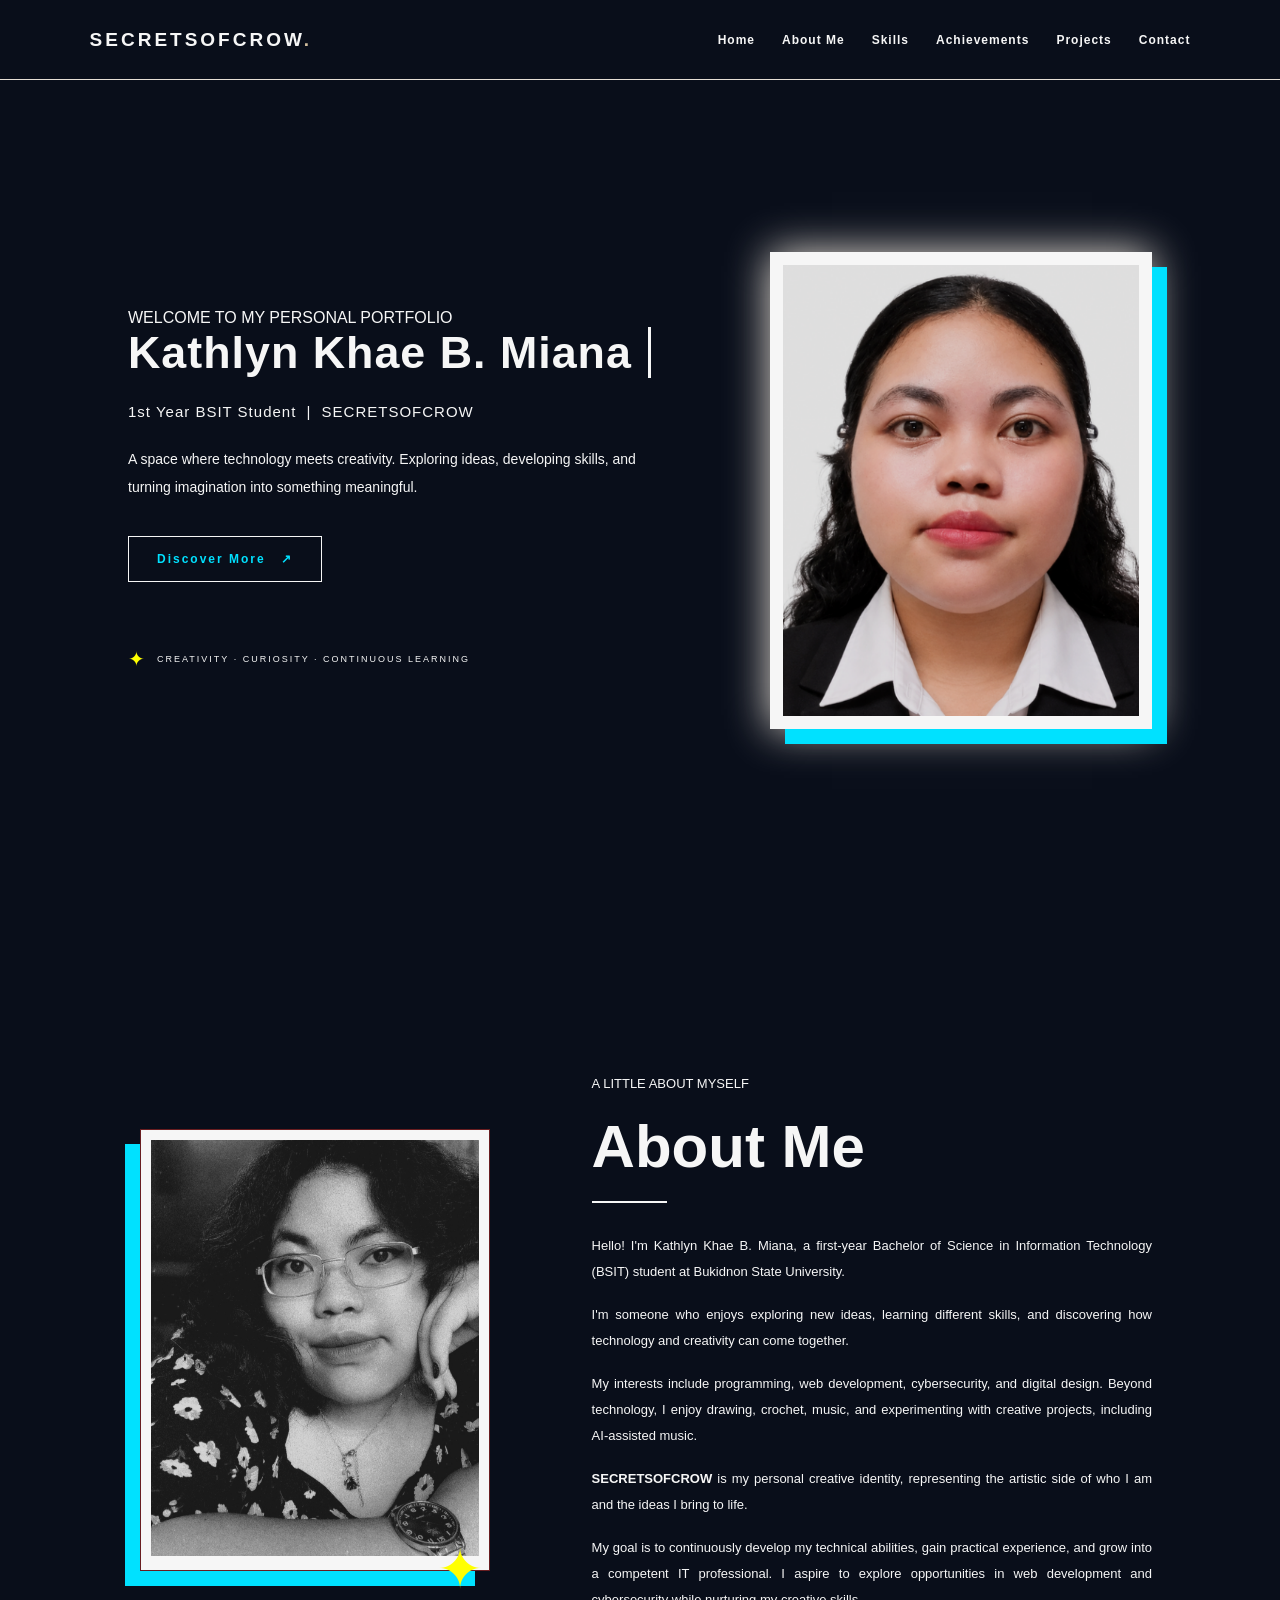
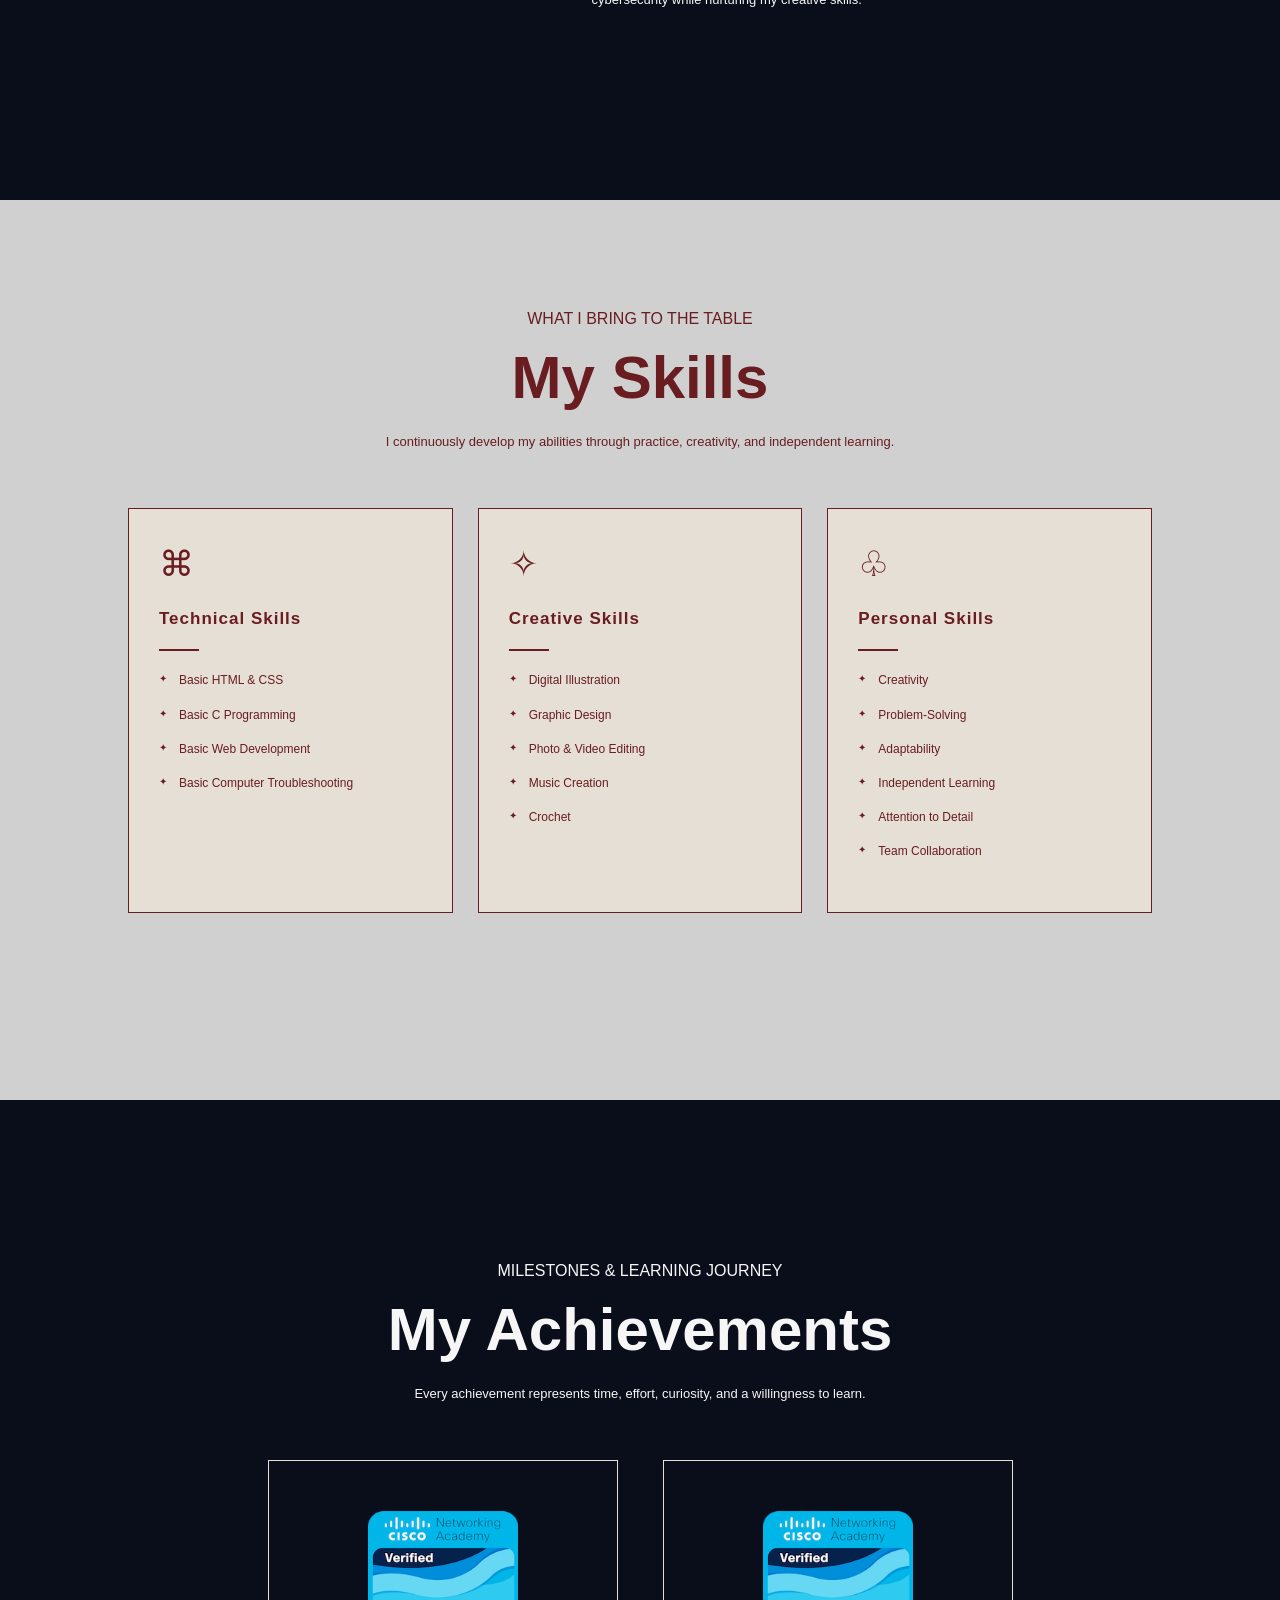
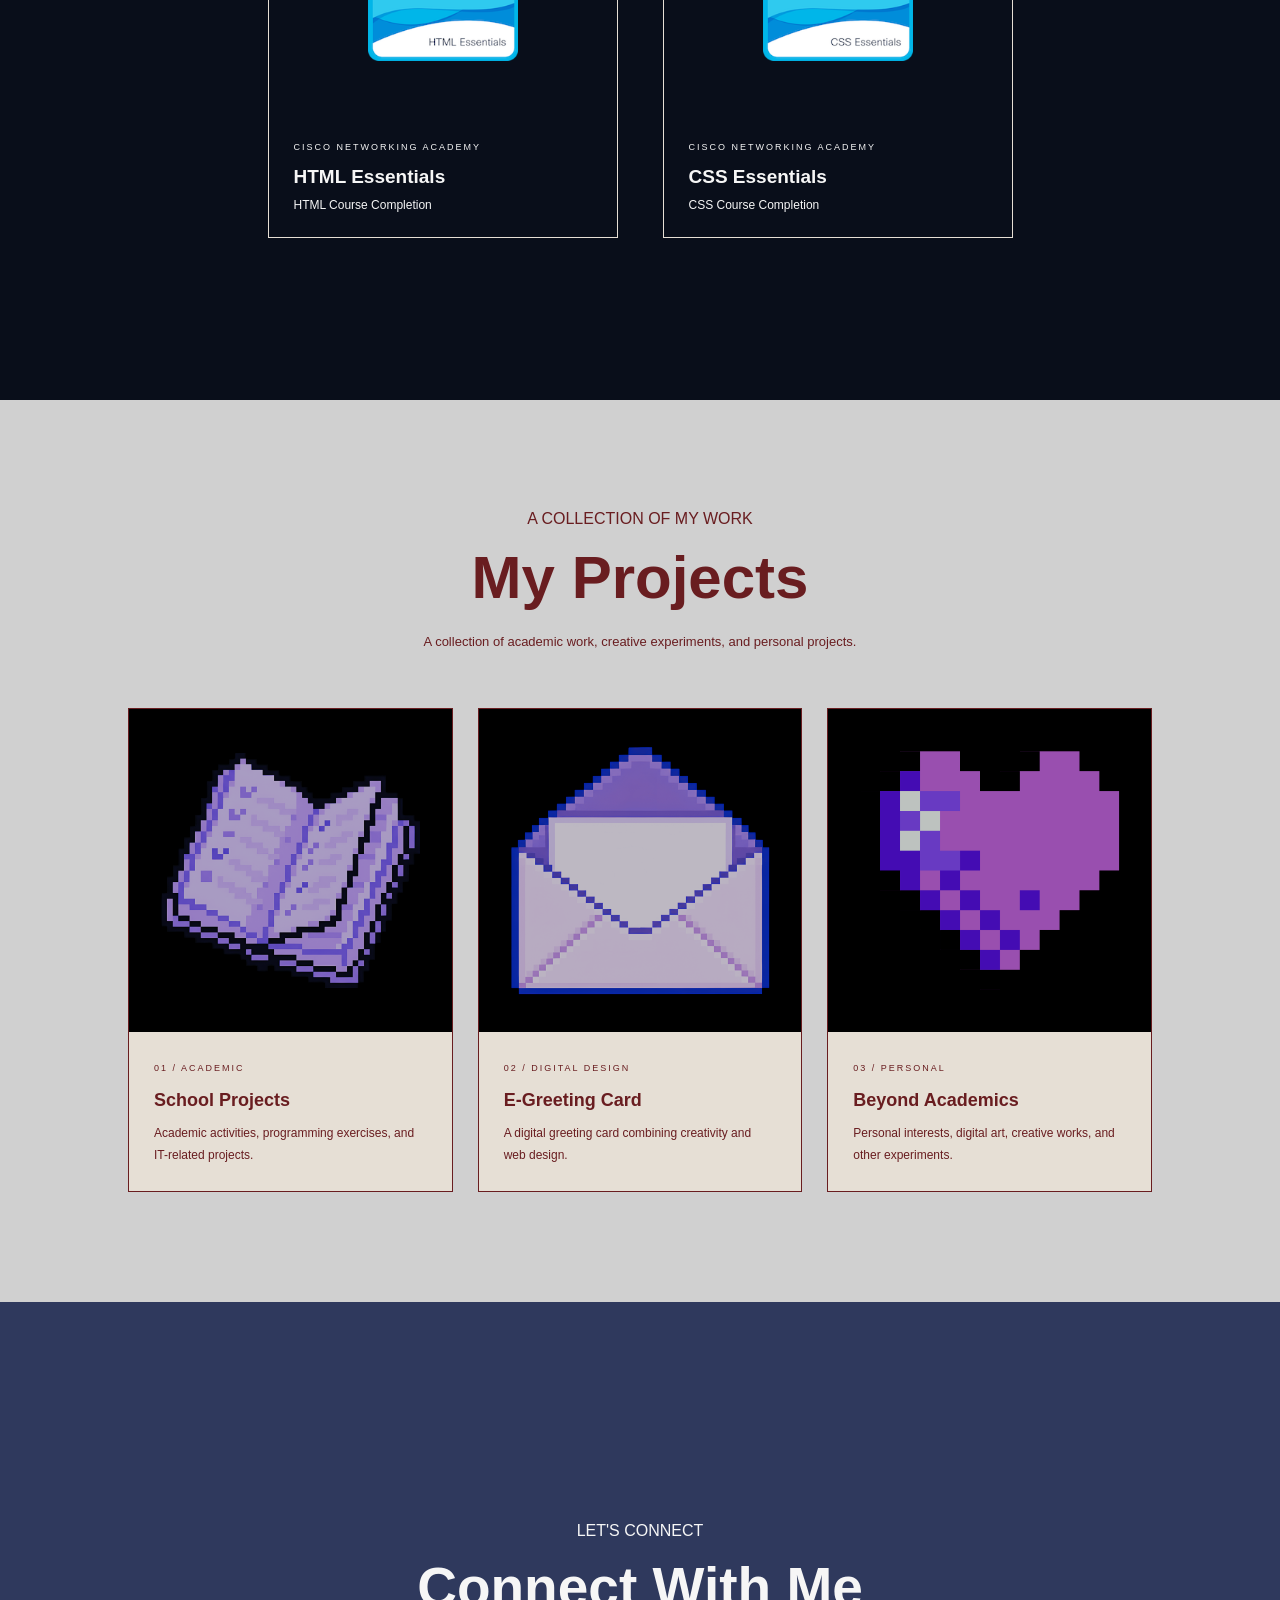
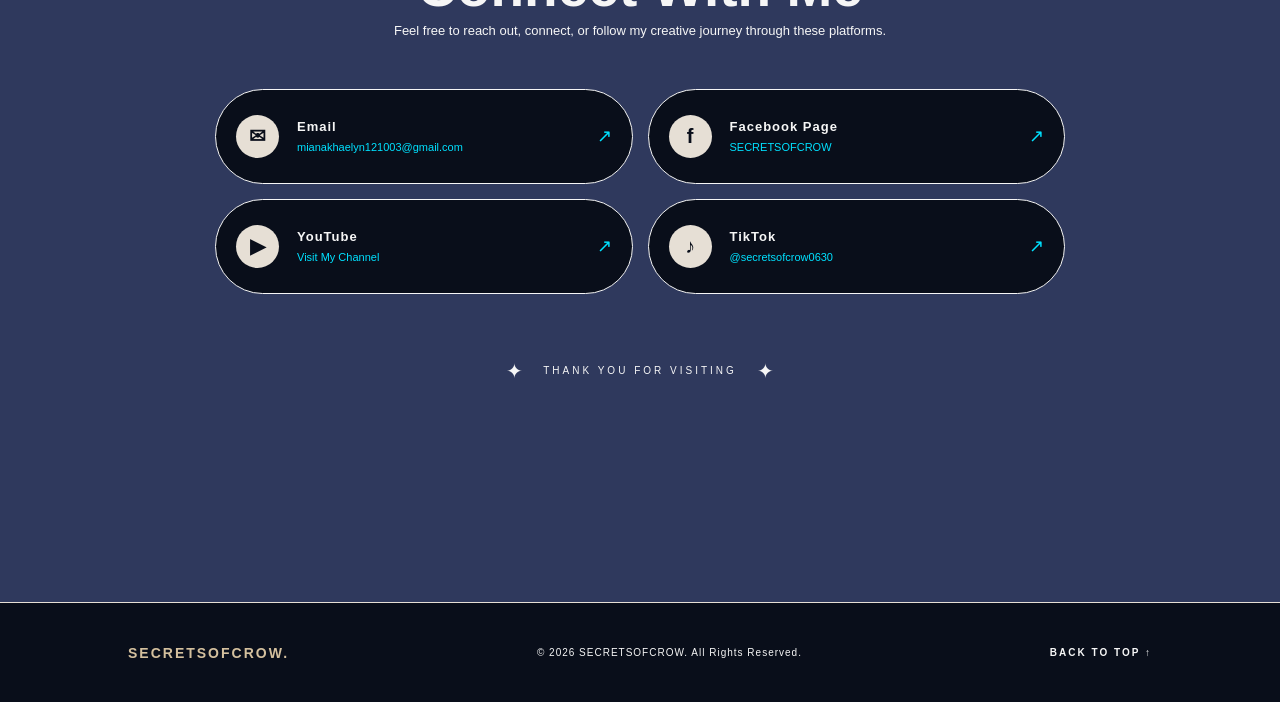
<file: index.html>
<!DOCTYPE html>
<html lang="en">
<head>
    <meta charset="UTF-8">
    <meta name="viewport" content="width=device-width, initial-scale=1.0">
    <title>Kathlyn Khae B. Miana | SECRETSOFCROW</title>
    <link rel="stylesheet" href="styles.css">
</head>

<body>
    <!-- HEADER / NAVIGATION -->
    <header class="header">
        <a href="#home" class="logo">SECRETSOFCROW<span>.</span></a>
            <nav class="navbar">
                <a href="#home">Home</a>
                <a href="#about">About Me</a>
                <a href="#skills">Skills</a>
                <a href="#achievements">Achievements</a>
                <a href="#projects">Projects</a>
                <a href="#contact">Contact</a>
            </nav>
    </header>

    <main>
        <!--  HOME SECTION  -->
        <section id="home" class="home section">
            <div class="home-content">
                <p class="WELCOME">WELCOME TO MY PERSONAL PORTFOLIO</p>
                <h1 class="typing-name">Kathlyn Khae B. Miana</h1>
                <h3 class="subtitle">
                    1st Year BSIT Student
                    <span>|</span>
                    SECRETSOFCROW
                </h3>
                <p class="home-description">
                    A space where technology meets creativity.
                    Exploring ideas, developing skills, and turning
                    imagination into something meaningful.
                </p>
                <!--Button-->
                <a href="#about" class="home-button">
                    Discover More <span>&nearr;</span>
                </a>
                <div class="home-decoration">
                    <span>&#10022;</span>
                    <p>CREATIVITY &middot; CURIOSITY &middot; CONTINUOUS LEARNING</p>
                </div>
            </div>
            <div class="home-img">
                <div class="image-frame">
                    <img src="Assets\Profile Picture\myprofile.png" alt="Portrait of Kathlyn Khae B. Miana">
                </div>
            </div>
        </section>

        <!--  ABOUT SECTION  -->
        <section id="about" class="about section">
            <div class="about-img">
                <div class="about-frame">
                    <img src="Assets/Profile Picture/mypic.jpg" alt="Kathlyn Khae B. Miana">
                </div>
                <span class="about-decoration">&#10022;</span>
            </div>
            <div class="about-content">
                <p class="aboutme">A LITTLE ABOUT MYSELF</p>
                <h2>About <span>Me</span></h2>
                <div class="heading-line"></div>
                <p>
                    Hello! I'm Kathlyn Khae B. Miana, a first-year
                    Bachelor of Science in Information Technology
                    (BSIT) student at Bukidnon State University.
                </p>
                <p>
                    I'm someone who enjoys exploring new ideas,
                    learning different skills, and discovering how
                    technology and creativity can come together.
                </p>
                <p>
                    My interests include programming, web development,
                    cybersecurity, and digital design. Beyond technology,
                    I enjoy drawing, crochet, music, and experimenting
                    with creative projects, including AI-assisted music.
                </p>
                <p>
                    <strong>SECRETSOFCROW</strong> is my personal
                    creative identity, representing the artistic side
                    of who I am and the ideas I bring to life.
                </p>
                <p>
                    My goal is to continuously develop my technical
                    abilities, gain practical experience, and grow into
                    a competent IT professional. I aspire to explore
                    opportunities in web development and cybersecurity
                    while nurturing my creative skills.
                </p>
            </div>
        </section>

        <!--  SKILLS SECTION  -->
        <section id="skills" class="skills section">
            <div class="section-heading">
                <p class="myskills">WHAT I BRING TO THE TABLE</p>
                <h2>My <span>Skills</span></h2>
                <p>
                    I continuously develop my abilities through
                    practice, creativity, and independent learning.
                </p>
            </div>

            <div class="skills-container">
                <!-- TECHNICAL SKILLS -->
                <div class="skill-card">
                    <div class="skill-icon">&#8984;</div>
                    <span class="card-number">01</span>
                    <h3>Technical Skills</h3>
                    <div class="card-line"></div>
                    <ul>
                        <li>Basic HTML & CSS</li>
                        <li>Basic C Programming</li>
                        <li>Basic Web Development</li>
                        <li>Basic Computer Troubleshooting</li>
                    </ul>
                </div>
                <!-- CREATIVE SKILLS -->
                <div class="skill-card">
                    <div class="skill-icon">&#10023;</div>
                    <span class="card-number">02</span>
                    <h3>Creative Skills</h3>
                    <div class="card-line"></div>
                    <ul>
                        <li>Digital Illustration</li>
                        <li>Graphic Design</li>
                        <li>Photo & Video Editing</li>
                        <li>Music Creation</li>
                        <li>Crochet</li>
                    </ul>
                </div>
                <!-- PERSONAL SKILLS -->
                <div class="skill-card">
                    <div class="skill-icon">&#9831;</div>
                    <span class="card-number">03</span>
                    <h3>Personal Skills</h3>
                    <div class="card-line"></div>
                    <ul>
                        <li>Creativity</li>
                        <li>Problem-Solving</li>
                        <li>Adaptability</li>
                        <li>Independent Learning</li>
                        <li>Attention to Detail</li>
                        <li>Team Collaboration</li>
                    </ul>
                </div>
            </div>
        </section>


        <!--  ACHIEVEMENTS SECTION  -->
        <section id="achievements" class="achievements section">
            <div class="section-heading">
                <p class="milestone">MILESTONES & LEARNING JOURNEY</p>
                <h2>My <span>Achievements</span></h2>
                <p>
                    Every achievement represents time, effort,
                    curiosity, and a willingness to learn.
                </p>
            </div>

            <div class="achievement-container">
                <!-- HTML CERTIFICATE -->
                <a href="Assets/Achievemets/Certificates/HTMLEssentialsv120261030-20-5nerl4.pdf" target="_blank" rel="noopener noreferrer" class="achievement-card" title="View HTML Essentials Certificate">
                    <div class="achievement-img">
                        <img src="Assets/Achievemets/Badges/html-essentials.png" alt="Cisco HTML Essentials Badge">
                        <span class="view-overlay">VIEW CERTIFICATE &nearr;</span>
                    </div>
                    <div class="achievement-info">
                        <span class="achievement-category">CISCO NETWORKING ACADEMY</span>
                        <h3>HTML Essentials</h3>
                        <p>HTML Course Completion</p>
                    </div>
                </a>

                <!-- CSS CERTIFICATE -->
                <a href="Assets/Achievemets/Certificates/CSSEssentialsv120261030-20-1r5dig.pdf" target="_blank" rel="noopener noreferrer" class="achievement-card" title="View CSS Essentials Certificate">
                    <div class="achievement-img">
                        <img src="Assets/Achievemets/Badges/css-essentials.png" alt="Cisco CSS Essentials Badge">
                        <span class="view-overlay">
                            VIEW CERTIFICATE &nearr;
                        </span>
                    </div>
                    <div class="achievement-info">
                        <span class="achievement-category">
                            CISCO NETWORKING ACADEMY
                        </span>
                        <h3>CSS Essentials</h3>
                        <p>CSS Course Completion</p>
                    </div>
                </a>
            </div>
        </section>

        <!--  PROJECTS SECTION  -->
        <section id="projects" class="projects section">
            <div class="section-heading">
                <p class="mycollection">A COLLECTION OF MY WORK</p>
                <h2>My <span>Projects</span></h2>
                <p>
                    A collection of academic work, creative experiments,
                    and personal projects.
                </p>
            </div>


            <div class="projects-container">
                <!-- SCHOOL PROJECTS -->
                <a href="school.html" class="project-card">
                    <div class="project-img">
                        <img src="Assets/Icons/15.png" alt="School Projects">
                        <span class="project-overlay">
                            EXPLORE PROJECTS &nearr;
                        </span>
                    </div>
                    <div class="project-info">
                        <span class="project-number">01 / ACADEMIC</span>
                        <h3>School Projects</h3>
                        <p>
                            Academic activities, programming exercises,
                            and IT-related projects.
                        </p>
                    </div>
                </a>

                <!-- E-GREETING CARD -->
                <a href="ecard.html" class="project-card">
                    <div class="project-img">
                        <img src="Assets/Icons/16.png" alt="Electronic Greeting Card">
                        <span class="project-overlay">
                            EXPLORE PROJECT &nearr;
                        </span>
                    </div>
                    <div class="project-info">
                        <span class="project-number">02 / DIGITAL DESIGN</span>
                        <h3>E-Greeting Card</h3>
                        <p>
                            A digital greeting card combining
                            creativity and web design.
                        </p>
                    </div>
                </a>

                <!-- BEYOND ACADEMICS -->
                <a href="beyondacad.html" class="project-card">
                    <div class="project-img">
                        <img src="Assets/Icons/17.png" alt="Creative projects beyond academics">
                        <span class="project-overlay">
                            EXPLORE PROJECTS &nearr;
                        </span>
                    </div>
                    <div class="project-info">
                        <span class="project-number">03 / PERSONAL</span>
                        <h3>Beyond Academics</h3>
                        <p>
                            Personal interests, digital art,
                            creative works, and other experiments.
                        </p>
                    </div>
                </a>
            </div>
        </section>

        <!--  CONTACT SECTION  -->
        <section id="contact" class="contact section">
            <div class="contact-content">
                <p class="contactme">LET'S CONNECT</p>
                <h2>Connect With <span>Me</span></h2>
                <p class="contact-description">
                    Feel free to reach out, connect, or follow
                    my creative journey through these platforms.
                </p>

                <div class="contact-container">
                    <!-- EMAIL -->
                    <a href="mailto:mianakhaelyn121003@gmail.com" class="contact-link">
                        <span class="contact-icon">&#9993;</span>
                        <div>
                            <h3>Email</h3>
                            <p>mianakhaelyn121003@gmail.com</p>
                        </div>
                        <span class="contact-arrow">&nearr;</span>
                    </a>

                    <!-- FACEBOOK PROFILE -->
                    <a href="https://www.facebook.com/profile.php?id=100094003489104" target="_blank" rel="noopener noreferrer" class="contact-link">
                        <span class="contact-icon">f</span>
                        <div>
                            <h3>Facebook Page</h3>
                            <p>SECRETSOFCROW</p>
                        </div>
                        <span class="contact-arrow">&nearr;</span>
                    </a>

                    <!-- YOUTUBE -->
                    <a href="https://www.youtube.com/@crow0630" target="_blank" rel="noopener noreferrer" class="contact-link">
                        <span class="contact-icon">&#9654;</span>
                        <div>
                            <h3>YouTube</h3>
                            <p>Visit My Channel</p>
                        </div>
                        <span class="contact-arrow">&nearr;</span>
                    </a>

                    <!-- TIKTOK -->
                    <a href="https://www.tiktok.com/@secretsofcrow0630" target="_blank" rel="noopener noreferrer" class="contact-link">
                        <span class="contact-icon">&#9834;</span>
                        <div>
                            <h3>TikTok</h3>
                            <p>@secretsofcrow0630</p>
                        </div>
                        <span class="contact-arrow">&nearr;</span>
                    </a>
                </div>
            </div>

            <div class="contact-decoration">
                <span>&#10022;</span>
                <p>THANK YOU FOR VISITING</p>
                <span>&#10022;</span>
            </div>
        </section>
    </main>

    <!--  FOOTER  -->
    <footer class="footer">
        <a href="#home" class="footer-logo">
            SECRETSOFCROW<span>.</span>
        </a>
        <p>
            &copy; 2026 SECRETSOFCROW. All Rights Reserved.
        </p>

        <a href="#home" class="back-to-top">
            BACK TO TOP &uarr;
        </a>
    </footer>
</body>
</html>
</file>
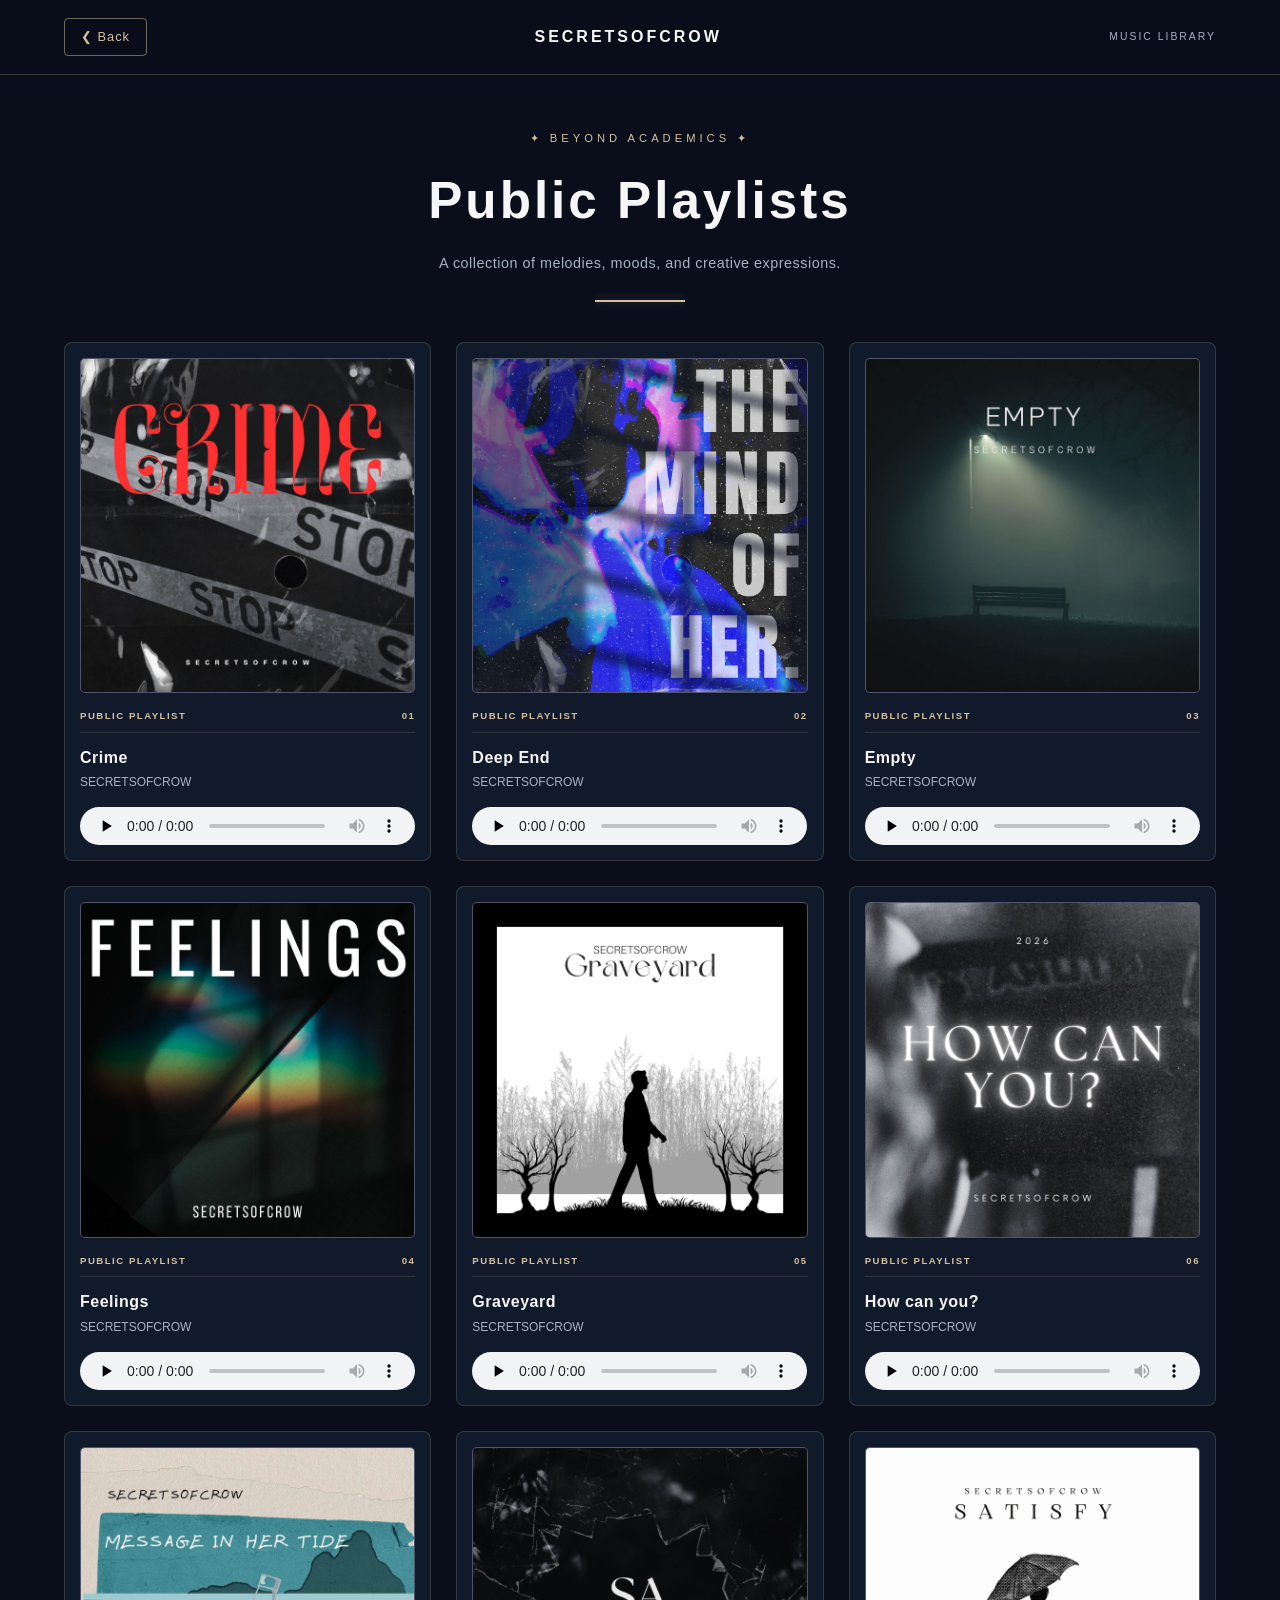
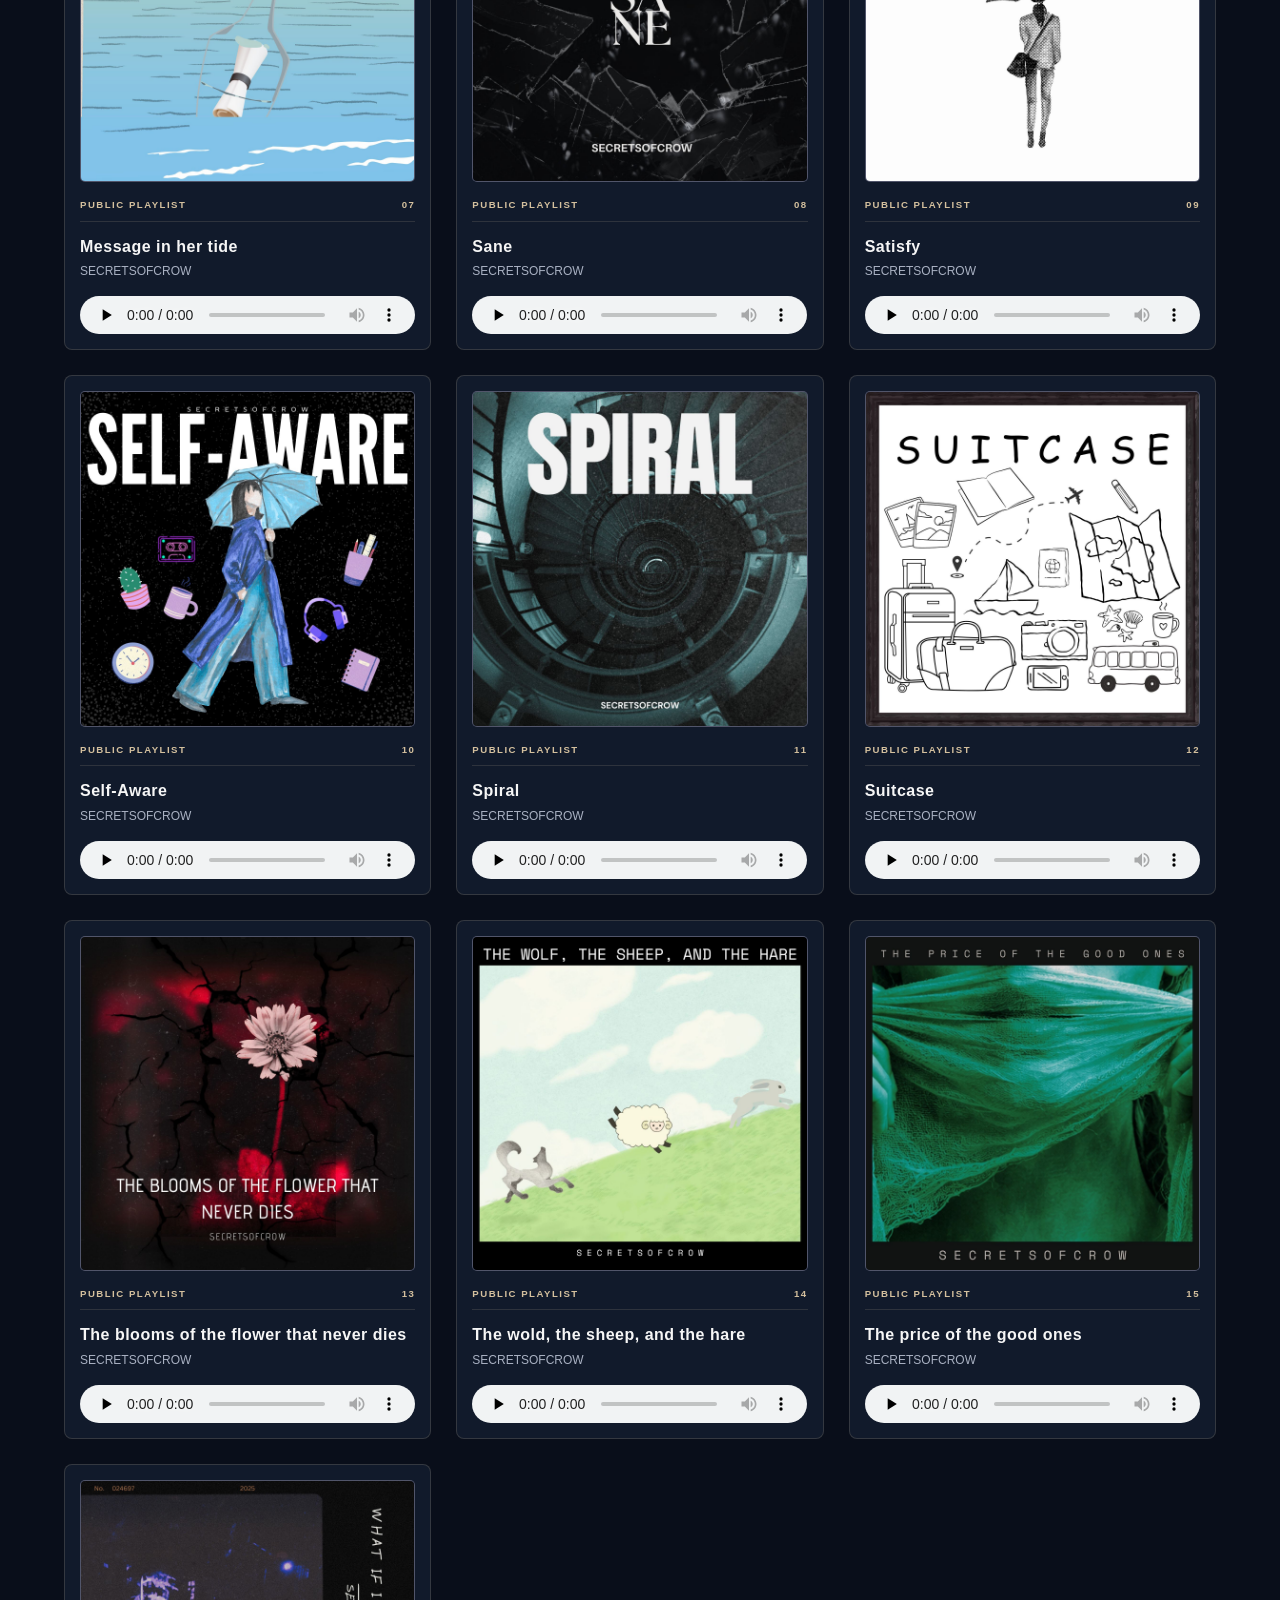
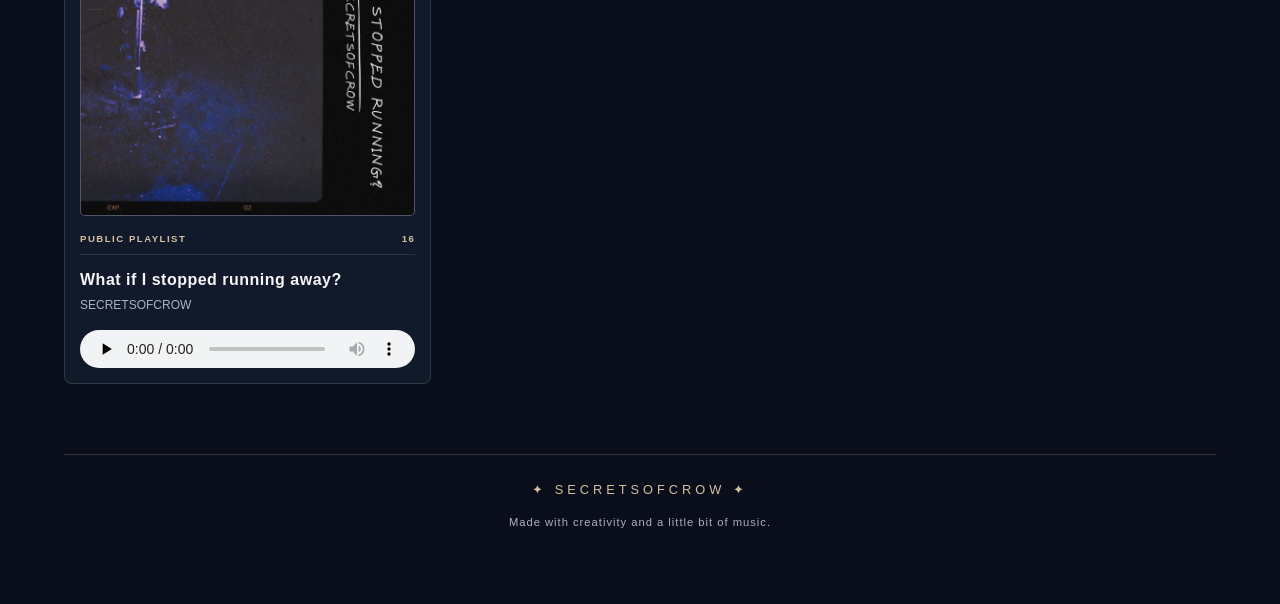
<file: beyondacad.html>
<!DOCTYPE html>
<html lang="en">
<head>
    <meta charset="UTF-8">
    <meta name="viewport" content="width=device-width, initial-scale=1.0">

    <title>Public Playlists | SECRETSOFCROW</title>

    <link rel="stylesheet" href="beyondacad.css">
</head>

<body>

    <!-- TOP NAVIGATION -->
    <header class="top-nav">
        <a href="index.html#projects" class="nav-btn">
            &#10094; Back
        </a>

        <div class="nav-title">SECRETSOFCROW</div>

        <span class="nav-label">MUSIC LIBRARY</span>
    </header>


    <!-- MAIN CONTENT -->
    <main class="main-container">

        <section class="library-heading">
            <span class="section-label">&#10022; BEYOND ACADEMICS &#10022;</span>

            <h1>Public Playlists</h1>

            <p>
                A collection of melodies, moods, and creative expressions.
            </p>

            <div class="heading-line"></div>
        </section>


        <!-- PLAYLIST GRID -->
        <section class="playlist-container">


            <!-- CARD 1 -->
            <article class="media-card">

                <div class="album-art">
                    <img
                        src="Assets/Projects/Beyond Academics/AI-Assisted Music & Cover Art/Covers/Crime.jpg"
                        alt="SECRETSOFCROW artwork">
                </div>

                <div class="media-info">

                    <div class="device-header">
                        <span>PUBLIC PLAYLIST</span>
                        <span>01</span>
                    </div>

                    <div class="track-details">
                        <h2 class="song-title">Crime</h2>
                        <p class="artist-album">SECRETSOFCROW</p>
                    </div>

                    <audio controls preload="none">
                        <source src="Assets/Projects/Beyond Academics/AI-Assisted Music & Cover Art/Audio/CRIME (1).mp3" type="audio/mpeg">
                        Your browser does not support audio playback.
                    </audio>

                </div>
            </article>

            <!-- CARD 2 -->
            <article class="media-card">

                <div class="album-art">
                    <img
                        src="Assets/Projects/Beyond Academics/AI-Assisted Music & Cover Art/Covers/The mind of her.png"
                        alt="SECRETSOFCROW artwork">
                </div>

                <div class="media-info">

                    <div class="device-header">
                        <span>PUBLIC PLAYLIST</span>
                        <span>02</span>
                    </div>

                    <div class="track-details">
                        <h2 class="song-title">Deep End</h2>
                        <p class="artist-album">SECRETSOFCROW</p>
                    </div>

                    <audio controls preload="none">
                        <source src="Assets/Projects/Beyond Academics/AI-Assisted Music & Cover Art/Audio/Deep_End.mp3" type="audio/mpeg">
                        Your browser does not support audio playback.
                    </audio>

                </div>
            </article>

            <!-- CARD 3-->
            <article class="media-card">

                <div class="album-art">
                    <img
                        src="Assets/Projects/Beyond Academics/AI-Assisted Music & Cover Art/Covers/Empty.jpg"
                        alt="SECRETSOFCROW artwork">
                </div>

                <div class="media-info">

                    <div class="device-header">
                        <span>PUBLIC PLAYLIST</span>
                        <span>03</span>
                    </div>

                    <div class="track-details">
                        <h2 class="song-title">Empty</h2>
                        <p class="artist-album">SECRETSOFCROW</p>
                    </div>

                    <audio controls preload="none">
                        <source src="Assets/Projects/Beyond Academics/AI-Assisted Music & Cover Art/Audio/EMPTY.mp3" type="audio/mpeg">
                        Your browser does not support audio playback.
                    </audio>

                </div>
            </article>

            <!-- CARD 4-->
            <article class="media-card">

                <div class="album-art">
                    <img
                        src="Assets/Projects/Beyond Academics/AI-Assisted Music & Cover Art/Covers/Feelings.jpg"
                        alt="SECRETSOFCROW artwork">
                </div>

                <div class="media-info">

                    <div class="device-header">
                        <span>PUBLIC PLAYLIST</span>
                        <span>04</span>
                    </div>

                    <div class="track-details">
                        <h2 class="song-title">Feelings</h2>
                        <p class="artist-album">SECRETSOFCROW</p>
                    </div>

                    <audio controls preload="none">
                        <source src="Assets/Projects/Beyond Academics/AI-Assisted Music & Cover Art/Audio/Feelings.mp3" type="audio/mpeg">
                        Your browser does not support audio playback.
                    </audio>

                </div>
            </article>

            <!-- CARD 5-->
            <article class="media-card">

                <div class="album-art">
                    <img
                        src="Assets/Projects/Beyond Academics/AI-Assisted Music & Cover Art/Covers/Graveyard.jpg"
                        alt="SECRETSOFCROW artwork">
                </div>

                <div class="media-info">

                    <div class="device-header">
                        <span>PUBLIC PLAYLIST</span>
                        <span>05</span>
                    </div>

                    <div class="track-details">
                        <h2 class="song-title">Graveyard</h2>
                        <p class="artist-album">SECRETSOFCROW</p>
                    </div>

                    <audio controls preload="none">
                        <source src="Assets/Projects/Beyond Academics/AI-Assisted Music & Cover Art/Audio/Graveyard.mp3" type="audio/mpeg">
                        Your browser does not support audio playback.
                    </audio>

                </div>
            </article>

            <!-- CARD 6-->
            <article class="media-card">

                <div class="album-art">
                    <img
                        src="Assets/Projects/Beyond Academics/AI-Assisted Music & Cover Art/Covers/howcanyou.jpg"
                        alt="SECRETSOFCROW artwork">
                </div>

                <div class="media-info">

                    <div class="device-header">
                        <span>PUBLIC PLAYLIST</span>
                        <span>06</span>
                    </div>

                    <div class="track-details">
                        <h2 class="song-title">How can you?</h2>
                        <p class="artist-album">SECRETSOFCROW</p>
                    </div>

                    <audio controls preload="none">
                        <source src="Assets/Projects/Beyond Academics/AI-Assisted Music & Cover Art/Audio/HOW_CAN_YOU.mp3" type="audio/mpeg">
                        Your browser does not support audio playback.
                    </audio>

                </div>
            </article>

            <!-- CARD 7-->
            <article class="media-card">

                <div class="album-art">
                    <img
                        src="Assets/Projects/Beyond Academics/AI-Assisted Music & Cover Art/Covers/Message in her tide.jpg"
                        alt="SECRETSOFCROW artwork">
                </div>

                <div class="media-info">

                    <div class="device-header">
                        <span>PUBLIC PLAYLIST</span>
                        <span>07</span>
                    </div>

                    <div class="track-details">
                        <h2 class="song-title">Message in her tide</h2>
                        <p class="artist-album">SECRETSOFCROW</p>
                    </div>

                    <audio controls preload="none">
                        <source src="Assets/Projects/Beyond Academics/AI-Assisted Music & Cover Art/Audio/MESSAGE_IN_HER_TIDE.mp3" type="audio/mpeg">
                        Your browser does not support audio playback.
                    </audio>

                </div>
            </article>

            <!-- CARD 8-->
            <article class="media-card">

                <div class="album-art">
                    <img
                        src="Assets/Projects/Beyond Academics/AI-Assisted Music & Cover Art/Covers/SANE.jpg"
                        alt="SECRETSOFCROW artwork">
                </div>

                <div class="media-info">

                    <div class="device-header">
                        <span>PUBLIC PLAYLIST</span>
                        <span>08</span>
                    </div>

                    <div class="track-details">
                        <h2 class="song-title">Sane</h2>
                        <p class="artist-album">SECRETSOFCROW</p>
                    </div>

                    <audio controls preload="none">
                        <source src="Assets/Projects/Beyond Academics/AI-Assisted Music & Cover Art/Audio/SANE.mp3" type="audio/mpeg">
                        Your browser does not support audio playback.
                    </audio>

                </div>
            </article>

            <!-- CARD 9-->
            <article class="media-card">

                <div class="album-art">
                    <img
                        src="Assets/Projects/Beyond Academics/AI-Assisted Music & Cover Art/Covers/Satisfy.jpg"
                        alt="SECRETSOFCROW artwork">
                </div>

                <div class="media-info">

                    <div class="device-header">
                        <span>PUBLIC PLAYLIST</span>
                        <span>09</span>
                    </div>

                    <div class="track-details">
                        <h2 class="song-title">Satisfy</h2>
                        <p class="artist-album">SECRETSOFCROW</p>
                    </div>

                    <audio controls preload="none">
                        <source src="Assets/Projects/Beyond Academics/AI-Assisted Music & Cover Art/Audio/SATISFY.mp3" type="audio/mpeg">
                        Your browser does not support audio playback.
                    </audio>

                </div>
            </article>

            <!-- CARD 10-->
            <article class="media-card">

                <div class="album-art">
                    <img
                        src="Assets/Projects/Beyond Academics/AI-Assisted Music & Cover Art/Covers/Self-Aware.jpg"
                        alt="SECRETSOFCROW artwork">
                </div>

                <div class="media-info">

                    <div class="device-header">
                        <span>PUBLIC PLAYLIST</span>
                        <span>10</span>
                    </div>

                    <div class="track-details">
                        <h2 class="song-title">Self-Aware</h2>
                        <p class="artist-album">SECRETSOFCROW</p>
                    </div>

                    <audio controls preload="none">
                        <source src="Assets/Projects/Beyond Academics/AI-Assisted Music & Cover Art/Audio/SELFAWARE.mp3" type="audio/mpeg">
                        Your browser does not support audio playback.
                    </audio>

                </div>
            </article>

            <!-- CARD 11-->
            <article class="media-card">

                <div class="album-art">
                    <img
                        src="Assets/Projects/Beyond Academics/AI-Assisted Music & Cover Art/Covers/Spiral.jpg"
                        alt="SECRETSOFCROW artwork">
                </div>

                <div class="media-info">

                    <div class="device-header">
                        <span>PUBLIC PLAYLIST</span>
                        <span>11</span>
                    </div>

                    <div class="track-details">
                        <h2 class="song-title">Spiral</h2>
                        <p class="artist-album">SECRETSOFCROW</p>
                    </div>

                    <audio controls preload="none">
                        <source src="Assets/Projects/Beyond Academics/AI-Assisted Music & Cover Art/Audio/SPIRAL (1).mp3" type="audio/mpeg">
                        Your browser does not support audio playback.
                    </audio>

                </div>
            </article>

            <!-- CARD 12-->
            <article class="media-card">

                <div class="album-art">
                    <img
                        src="Assets/Projects/Beyond Academics/AI-Assisted Music & Cover Art/Covers/Suitcase.jpg"
                        alt="SECRETSOFCROW artwork">
                </div>

                <div class="media-info">

                    <div class="device-header">
                        <span>PUBLIC PLAYLIST</span>
                        <span>12</span>
                    </div>

                    <div class="track-details">
                        <h2 class="song-title">Suitcase</h2>
                        <p class="artist-album">SECRETSOFCROW</p>
                    </div>

                    <audio controls preload="none">
                        <source src="Assets/Projects/Beyond Academics/AI-Assisted Music & Cover Art/Audio/SUITCASE.mp3" type="audio/mpeg">
                        Your browser does not support audio playback.
                    </audio>

                </div>
            </article>

            <!-- CARD 13-->
            <article class="media-card">

                <div class="album-art">
                    <img
                        src="Assets/Projects/Beyond Academics/AI-Assisted Music & Cover Art/Covers/The blooms of the flower that never dies.jpg"
                        alt="SECRETSOFCROW artwork">
                </div>

                <div class="media-info">

                    <div class="device-header">
                        <span>PUBLIC PLAYLIST</span>
                        <span>13</span>
                    </div>

                    <div class="track-details">
                        <h2 class="song-title">The blooms of the flower that never dies</h2>
                        <p class="artist-album">SECRETSOFCROW</p>
                    </div>

                    <audio controls preload="none">
                        <source src="Assets/Projects/Beyond Academics/AI-Assisted Music & Cover Art/Audio/THE_BLOOMS_OF_THE_FLOWER_THAT_NEVER_DIES.mp3" type="audio/mpeg">
                        Your browser does not support audio playback.
                    </audio>

                </div>
            </article>

            <!-- CARD 14-->
            <article class="media-card">

                <div class="album-art">
                    <img
                        src="Assets/Projects/Beyond Academics/AI-Assisted Music & Cover Art/Covers/The wolf, the sheep, and the hare.jpg"
                        alt="SECRETSOFCROW artwork">
                </div>

                <div class="media-info">

                    <div class="device-header">
                        <span>PUBLIC PLAYLIST</span>
                        <span>14</span>
                    </div>

                    <div class="track-details">
                        <h2 class="song-title">The wold, the sheep, and the hare</h2>
                        <p class="artist-album">SECRETSOFCROW</p>
                    </div>

                    <audio controls preload="none">
                        <source src="Assets/Projects/Beyond Academics/AI-Assisted Music & Cover Art/Audio/THE_WOLF_THE_SHEEP_AND_THE_HARE.mp3" type="audio/mpeg">
                        Your browser does not support audio playback.
                    </audio>

                </div>
            </article>

            <!-- CARD 15-->
            <article class="media-card">

                <div class="album-art">
                    <img
                        src="Assets/Projects/Beyond Academics/AI-Assisted Music & Cover Art/Covers/TPOTGO.jpg"
                        alt="SECRETSOFCROW artwork">
                </div>

                <div class="media-info">

                    <div class="device-header">
                        <span>PUBLIC PLAYLIST</span>
                        <span>15</span>
                    </div>

                    <div class="track-details">
                        <h2 class="song-title">The price of the good ones</h2>
                        <p class="artist-album">SECRETSOFCROW</p>
                    </div>

                    <audio controls preload="none">
                        <source src="Assets/Projects/Beyond Academics/AI-Assisted Music & Cover Art/Audio/TPOTGO.mp3" type="audio/mpeg">
                        Your browser does not support audio playback.
                    </audio>

                </div>
            </article>

            <!-- CARD 16-->
            <article class="media-card">

                <div class="album-art">
                    <img
                        src="Assets/Projects/Beyond Academics/AI-Assisted Music & Cover Art/Covers/What if I stopped running.jpg"
                        alt="SECRETSOFCROW artwork">
                </div>

                <div class="media-info">

                    <div class="device-header">
                        <span>PUBLIC PLAYLIST</span>
                        <span>16</span>
                    </div>

                    <div class="track-details">
                        <h2 class="song-title">What if I stopped running away?</h2>
                        <p class="artist-album">SECRETSOFCROW</p>
                    </div>

                    <audio controls preload="none">
                        <source src="Assets/Projects/Beyond Academics/AI-Assisted Music & Cover Art/Audio/WHAT_IF_I_STOPPED_RUNNING_AWAY.mp3" type="audio/mpeg">
                        Your browser does not support audio playback.
                    </audio>

                </div>
            </article>

        </section>


        <!-- FOOTER -->
        <footer class="music-footer">
            <div class="footer-line"></div>

            <p>&#10022; SECRETSOFCROW &#10022;</p>
            <span>Made with creativity and a little bit of music.</span>
        </footer>

    </main>

</body>
</html>
</file>
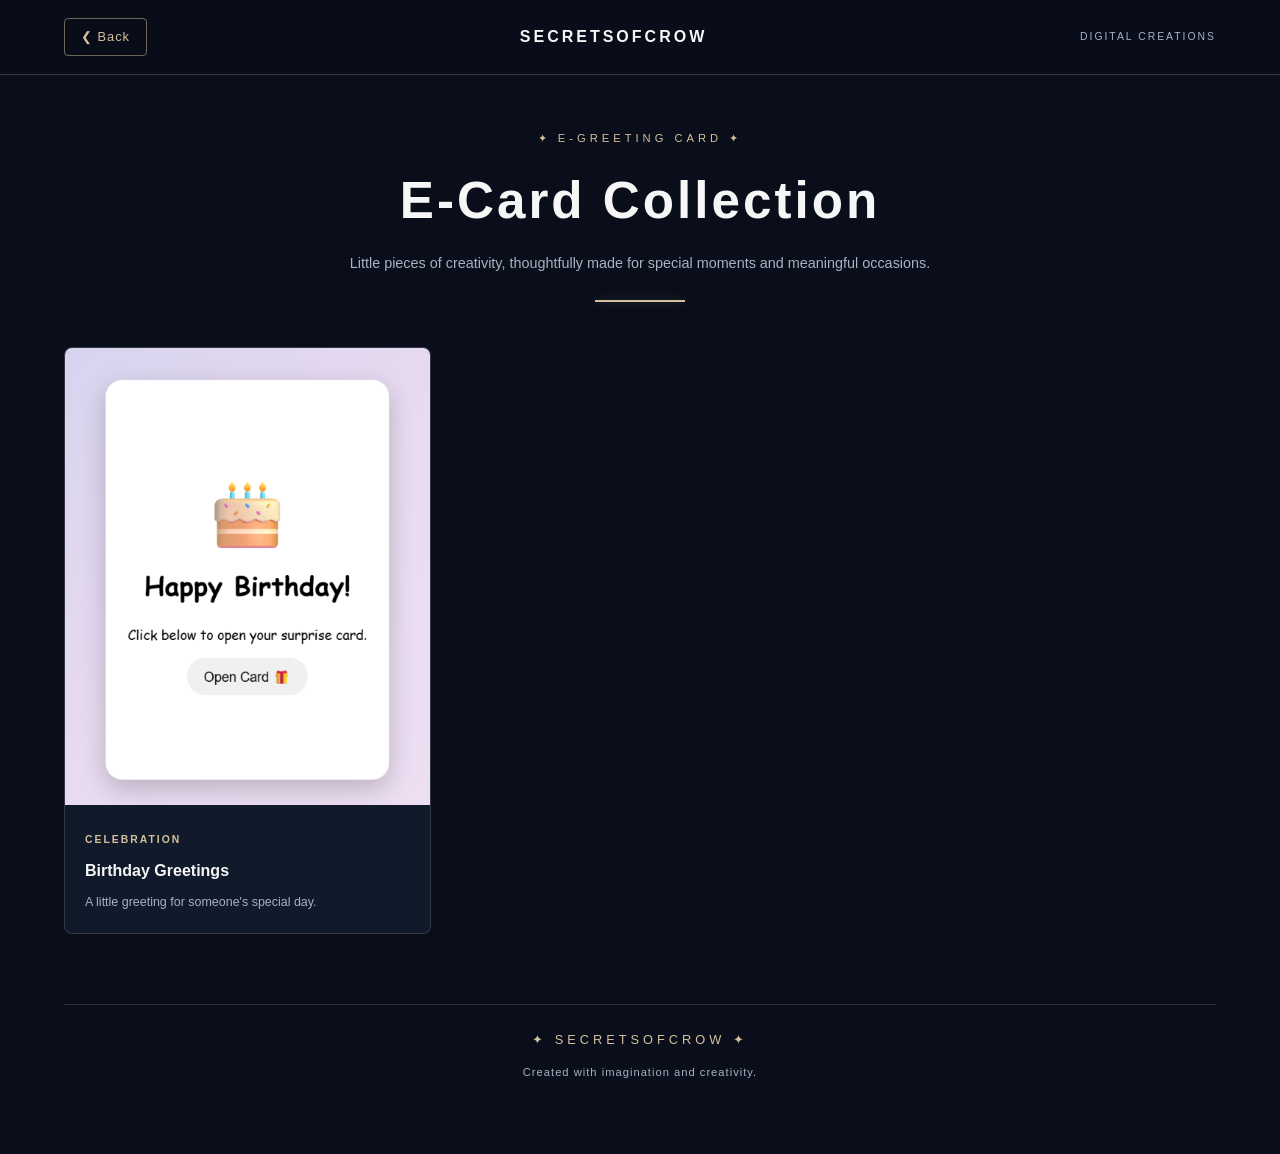
<file: ecard.html>
<!DOCTYPE html>
<html lang="en">
<head>
    <meta charset="UTF-8">
    <meta name="viewport" content="width=device-width, initial-scale=1.0">

    <title>E-Card Gallery | SECRETSOFCROW</title>

    <link rel="stylesheet" href="ecard.css">
</head>

<body>

    <!-- NAVIGATION -->
    <header class="top-nav">

        <a href="index.html#projects" class="nav-btn">
            &#10094; Back
        </a>

        <div class="nav-title">SECRETSOFCROW</div>

        <span class="nav-label">DIGITAL CREATIONS</span>

    </header>


    <!-- MAIN CONTENT -->
    <main class="main-container">

        <section class="gallery-heading">

            <span class="section-label">
                &#10022; E-GREETING CARD &#10022;
            </span>

            <h1>E-Card Collection</h1>

            <p>
                Little pieces of creativity, thoughtfully made
                for special moments and meaningful occasions.
            </p>

            <div class="heading-line"></div>

        </section>


        <!-- E-CARD GALLERY -->
        <section class="ecard-grid">


            <!-- CARD 1 -->
            <a href="https://happy-birthday-mizan.netlify.app/"
               target="_blank"
               class="ecard-card">

                <div class="ecard-image">
                    <img
                        src="Assets/Projects/E-Greeting Card/Screenshot 2026-11-18 222213.png"
                        alt="Birthday greeting card">

                    <span class="view-overlay">
                        View E-Card &#8599;
                    </span>
                </div>

                <div class="ecard-info">
                    <span class="ecard-category">CELEBRATION</span>

                    <h2>Birthday Greetings</h2>

                    <p>
                        A little greeting for someone's special day.
                    </p>
                </div>

            </a>
        </section>


        <!-- FOOTER -->
        <footer class="ecard-footer">

            <div class="footer-line"></div>

            <p>&#10022; SECRETSOFCROW &#10022;</p>

            <span>
                Created with imagination and creativity.
            </span>

        </footer>

    </main>

</body>
</html>
</file>
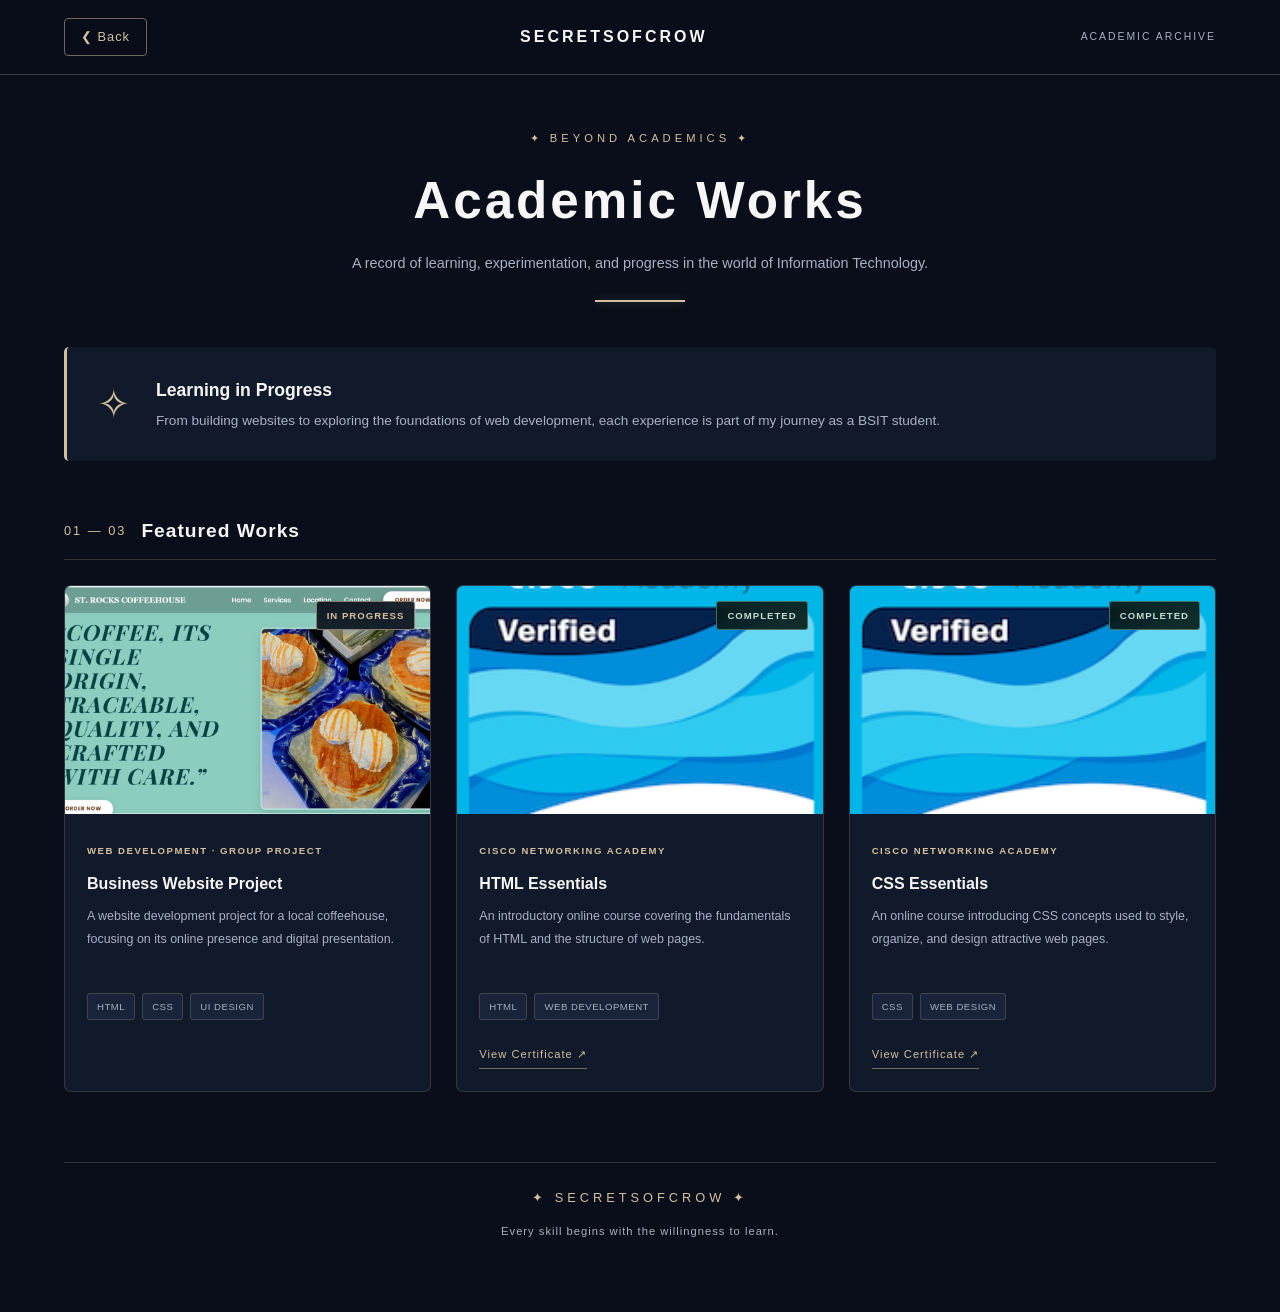
<file: school.html>
<!DOCTYPE html>
<html lang="en">
<head>
    <meta charset="UTF-8">
    <meta name="viewport" content="width=device-width, initial-scale=1.0">

    <title>Academic Works | SECRETSOFCROW</title>

    <link rel="stylesheet" href="school.css">
</head>

<body>

    <!-- NAVIGATION -->
    <header class="top-nav">

        <a href="index.html#projects" class="nav-btn">
            &#10094; Back
        </a>

        <div class="nav-title">SECRETSOFCROW</div>

        <span class="nav-label">ACADEMIC ARCHIVE</span>

    </header>


    <!-- MAIN CONTENT -->
    <main class="main-container">

        <!-- PAGE HEADING -->
        <section class="school-heading">

            <span class="section-label">
                &#10022; BEYOND ACADEMICS &#10022;
            </span>

            <h1>Academic Works</h1>

            <p>
                A record of learning, experimentation,
                and progress in the world of Information Technology.
            </p>

            <div class="heading-line"></div>

        </section>


        <!-- INTRODUCTION -->
        <section class="school-intro">

            <span class="intro-symbol">✧</span>

            <div>
                <h2>Learning in Progress</h2>

                <p>
                    From building websites to exploring the foundations
                    of web development, each experience is part of my
                    journey as a BSIT student.
                </p>
            </div>

        </section>


        <!-- FEATURED WORKS -->
        <section class="academic-section">

            <div class="section-heading">
                <span>01 — 03</span>
                <h2>Featured Works</h2>
            </div>


            <div class="academic-grid">


                <!-- CARD 1: ONGOING BUSINESS WEBSITE -->
                <article class="academic-card">

                    <div class="card-image">
                        <img
                            src="Assets/Projects/School Projects/Screenshot 2026-11-18 224020.png"
                            alt="Business website project preview">

                        <span class="project-status ongoing">
                            IN PROGRESS
                        </span>
                    </div>

                    <div class="academic-info">

                        <span class="card-category">
                            WEB DEVELOPMENT · GROUP PROJECT
                        </span>

                        <h3>Business Website Project</h3>

                        <p>
                            A website development project for a local
                            coffeehouse, focusing on its online presence
                            and digital presentation.
                        </p>

                        <div class="card-details">
                            <span>HTML</span>
                            <span>CSS</span>
                            <span>UI DESIGN</span>
                        </div>
                    </div>

                </article>


                <!-- CARD 2: HTML ESSENTIALS -->
                <article class="academic-card">

                    <div class="card-image">
                        <img
                            src="Assets/Achievemets/Badges/html-essentials.png"
                            alt="HTML Essentials course certificate">

                        <span class="project-status completed">
                            COMPLETED
                        </span>
                    </div>

                    <div class="academic-info">

                        <span class="card-category">
                            CISCO NETWORKING ACADEMY
                        </span>

                        <h3>HTML Essentials</h3>

                        <p>
                            An introductory online course covering
                            the fundamentals of HTML and the structure
                            of web pages.
                        </p>

                        <div class="card-details">
                            <span>HTML</span>
                            <span>WEB DEVELOPMENT</span>
                        </div>

                        <a href="Assets/Achievemets/Certificates/HTMLEssentialsv120261030-20-5nerl4.pdf"
                           target="_blank"
                           class="card-link">
                            View Certificate &#8599;
                        </a>

                    </div>

                </article>


                <!-- CARD 3: CSS ESSENTIALS -->
                <article class="academic-card">

                    <div class="card-image">
                        <img
                            src="Assets/Achievemets/Badges/css-essentials.png"
                            alt="CSS Essentials course certificate">

                        <span class="project-status completed">
                            COMPLETED
                        </span>
                    </div>

                    <div class="academic-info">

                        <span class="card-category">
                            CISCO NETWORKING ACADEMY
                        </span>

                        <h3>CSS Essentials</h3>

                        <p>
                            An online course introducing CSS concepts
                            used to style, organize, and design
                            attractive web pages.
                        </p>

                        <div class="card-details">
                            <span>CSS</span>
                            <span>WEB DESIGN</span>
                        </div>

                        <a href="Assets/Achievemets/Certificates/CSSEssentialsv120261030-20-1r5dig.pdf"
                           target="_blank"
                           class="card-link">
                            View Certificate &#8599;
                        </a>

                    </div>

                </article>


            </div>

        </section>


        <!-- FOOTER -->
        <footer class="school-footer">

            <div class="footer-line"></div>

            <p>&#10022; SECRETSOFCROW &#10022;</p>

            <span>
                Every skill begins with the willingness to learn.
            </span>

        </footer>

    </main>

</body>
</html>
</file>
<file: styles.css>
/*SETTINGS*/
*{
    margin: 0;
    padding: 0;
    box-sizing: border-box;
    font-family: "Century Gothic", CentryGothic, sans-serif;
}

:root {
    --dark-background: #090e1a;
    --light-backgroud: #d0d0d0;
    --background: #2f395d;
    --dark-text: #691d20;
    --light-text: #f6f6f6;
    --light: #e6dfd5;
    --blue: #00e1ff;
    --gold-light: #d4c09e;
    --deco: yellow;
}

html {
    scroll-behavior: smooth;
    scroll-padding-top: 90px;
}

body {
    background: var(--dark-background);
    color: var(--light-text);
    overflow-x: hidden;
}

/*HEADER AND NAVIGATION*/

.header {
    position: sticky;
    top: 0;
    z-index: 1000;
    width: 100%;
    min-height: 80px;
    padding: 0 7%;
    display: flex;
    align-items: center;
    justify-content: space-between;
    background: var(--dark-background);
    border-bottom: 1px solid var(--light);
}

.logo {
    color: var(--light-texttext);
    font-size: 19px;
    font-weight: 700;
    letter-spacing: 3px;
    text-decoration: none;
    white-space: nowrap;
}

.logo span,
.footer-logo span {
    color: var(--gold-light);
}

.navbar {
    display: flex;
    align-items: center;
    gap: 27px;
}

.navbar a {
    position: relative;
    color: var(--light-text);
    text-decoration: none;
    font-size: 12px;
    font-weight: 600;
    letter-spacing: 1px;
    transition: 0.3s ease;
}

.navbar a::after {
    position: absolute;
    left: 0;
    bottom: -8px;
    width: 0;
    height: 1px;
    background: var(--blue);
    transition: width 0.3s ease;
}

.navbar a:hover {
    color: var(--blue);
}

.navbar a:hover::after {
    width: 100%;
}


/*COMMON SECTION SETTINGS*/

.section {
    position: relative;
    width: 100%;
    min-height: 100vh;
    padding: 110px 10%;
}

.welcome {
    color: var(--light-text);
    font-size: 11px;
    font-weight: 700;
    letter-spacing: 4px;
    line-height: 1.8;
}

.heading-line {
    width: 75px;
    height: 2px;
    background: var(--light-text);
    margin: 25px auto;
}


/*HOME SECTION*/

.home {
    min-height: calc(100vh - 80px);
    display: grid;
    grid-template-columns: 1.2fr 0.8fr;
    align-items: center;
    gap: 70px;
    background: var(--dark-background);
}

.home-content {
    display: flex;
    flex-direction: column;
    align-items: flex-start;
}

.home-content .welcome {
    margin-bottom: 25px;
}


/*TYPING ANIMATION*/

.typing-name {
    max-width: 100%;
    color: var(--light-text);
    font-size: clamp(25px, 3.5vw, 48px);
    font-weight: 700;
    letter-spacing: 1px;
    white-space: nowrap;
    overflow: hidden;
    border-right: 3px solid var(--light-text);
    width: 0;
    animation:
        typing 3.5s steps(21, end) forwards,
        blink 0.8s step-end infinite;
}

@keyframes typing {
    from {
        width: 0;
    }
    
    to {
        width: 21ch;
    }
}

@keyframes blink {
    50% {
        border-color: transparent;
    }
}

.subtitle {
    margin-top: 25px;
    color: var(--light-text);
    font-size: 15px;
    font-weight: 500;
    letter-spacing: 1px;
}

.subtitle span {
    color: var(--light-text);
    margin: 0 5px;
}

.home-description {
    max-width: 520px;
    margin-top: 25px;
    color: var(--light-text);
    font-size: 14px;
    line-height: 2;
}

.home-button {
    margin-top: 35px;
    padding: 15px 28px;
    color: var(--blue);
    text-decoration: none;
    font-size: 12px;
    font-weight: 700;
    letter-spacing: 2px;
    border: 1px solid var(--light-text);
    background: transparent;
    transition: 0.3s ease;
}

.home-button span {
    margin-left: 10px;
}

.home-button:hover {
    color: var(--light-text);
    background: var(--gold-light);
    box-shadow: 0 0 20px var(--light);
}

.home-decoration {
    display: flex;
    align-items: center;
    gap: 12px;
    margin-top: 65px;
    color: var(--light-text);
}

.home-decoration span {
    color: var(--deco);
    font-size: 20px;
}

.home-decoration p {
    font-size: 9px;
    letter-spacing: 2px;
}

/* HOME IMAGE */
.home-img {
    display: flex;
    flex-direction: column;
    align-items: center;
}

.image-frame {
    position: relative;
    width: min(100%, 390px);
    aspect-ratio: 4 / 5;
    padding: 12px;
    border: 1px solid var(--light-text);
    background: var(--light-text);
    box-shadow:
        15px 15px 0 var(--blue),
        0 0 40px var(--light);
}

.image-frame::before {
    position: absolute;
    inset: 22px;
    border: 1px solid var(--light);
    pointer-events: none;
    z-index: 2;
}

.image-frame img {
    width: 100%;
    height: 100%;
    object-fit: cover;
    object-position: center;
    filter: brightness(0.85) contrast(1.08);
    transition: 0.5s ease;
}

.image-frame:hover img {
    filter: brightness(1) contrast(1.05);
    transform: scale(1.02);
}

.image-caption {
    width: 100%;
    max-width: 390px;
    display: flex;
    justify-content: space-between;
    margin-top: 25px;
    color: var(--light-text);
    font-size: 9px;
    letter-spacing: 2px;
}


/* ABOUT SECTION*/

.about {
    display: grid;
    grid-template-columns: 0.8fr 1.2fr;
    align-items: center;
    gap: 90px;
    background: var(--dark-backgroud);
    background-size: cover;
    background-position: center;
    background-repeat: no-repeat;
}

.about-img {
    position: relative;
    display: flex;
    justify-content: center;
}

.about-frame {
    width: 100%;
    max-width: 350px;
    aspect-ratio: 4 / 5;
    padding: 10px;
    border: 1px solid var(--dark-text);
    background: var(--light-text);
    box-shadow: -15px 15px 0 var(--blue);
}

.about-frame img {
    width: 100%;
    height: 100%;
    object-fit: cover;
    filter: brightness(0.85);
    transition: 0.4s ease;
}

.about-frame:hover img {
    filter: brightness(1);
}

.about-decoration {
    position: absolute;
    right: 5%;
    bottom: -30px;
    color: yellow;
    font-size: 55px;
}

.about-content .aboutme {
    margin-bottom: 15px;
}

.about-content h2 {
    color: var(--light-text);
    font-size: clamp(38px, 5vw, 60px);
    font-weight: 700;
}

.about-content h2 span {
    color: var(--light-text);
}

.about-content .heading-line {
    margin: 20px 0 30px;
}

.about-content p {
    margin-bottom: 17px;
    color: var(--light-text);
    font-size: 13px;
    line-height: 2;
    text-align: justify;
}

.about-content strong {
    color: var(--light-text);
}

/*SKILLS SECTION*/

.skills {
    background: var(--light-backgroud);
    color: var(--dark-text);
}

.section-heading {
    text-align: center;
    margin-bottom: 55px;
}

.section-heading h2 {
    margin-top: 15px;
    color: var(--dark-text);
    font-size: clamp(38px, 5vw, 60px);
}

.section-heading h2 span {
    color: var(--dark-text);
}

.section-heading > p:last-of-type {
    margin-top: 18px;
    color: var(--dark-text);
    font-size: 13px;
    line-height: 1.8;
}

.skills-container {
    display: grid;
    grid-template-columns: repeat(3, 1fr);
    gap: 25px;
}

.skill-card {
    position: relative;
    min-height: 340px;
    padding: 35px 30px;
    background: var(--light);
    border: 1px solid var(--dark-text);
    transition: 0.4s ease;
}

.skill-card:hover {
    transform: translateY(-10px);
    border-color: var(--dark-text);
    box-shadow:
        0 0 20px var(--dark-text);
}

.skill-icon {
    color: var(--dark-text);
    font-size: 35px;
    margin-bottom: 25px;
}

.card-number {
    position: absolute;
    top: 35px;
    right: 30px;
    color: var(--light);
    font-size: 12px;
    letter-spacing: 2px;
}

.skill-card h3 {
    color: var(--dark-text);
    font-size: 17px;
    letter-spacing: 1px;
}

.card-line {
    width: 40px;
    height: 2px;
    margin: 20px 0;
    background: var(--dark-text);
}

.skill-card ul {
    list-style: none;
}

.skill-card li {
    position: relative;
    margin-bottom: 15px;
    padding-left: 20px;
    color: var(--dark-text);
    font-size: 12px;
    line-height: 1.6;
}

.skill-card li::before {
    content: "✦";
    position: absolute;
    left: 0;
    color: var(--dark-text);
    font-size: 10px;
}

/*ACHIEVEMENTS SECTION*/
#achievements {
    color: var(--light-text);
    display: flex;
    flex-direction: column;
    justify-content: center;
    background: var(--dark-background);
    background-size: cover;
    background-position: center;
}

#achievements h2 {
    color: var(--light-text);
}

#achievements span {
    color: var(--light-text);
}

#achievements p {
    color: var(--light-text);
}

.achievement-container {
    color: var(--light-text);
    display: grid;
    grid-template-columns: repeat(2, minmax(0, 350px));
    justify-content: center;
    gap: 45px;
}

.achievement-card {
    overflow: hidden;
    text-decoration: none;
    background: var(--dark-background);
    border: 1px solid var(--light);
    transition: 0.4s ease;
}

.achievement-card:hover {
    transform: translateY(-10px);
    border-color: var(--blue);
    box-shadow: var(--blue);
}

.achievement-img {
    position: relative;
    width: 100%;
    height: 250px;
    display: flex;
    align-items: center;
    justify-content: center;
    padding: 30px;
}

.achievement-img img {
    width: 150px;
    max-height: 170px;
    object-fit: contain;
    transition: 0.4s ease;
}

.achievement-card:hover .achievement-img img {
    transform: scale(1.08);
}

.view-overlay {
    position: absolute;
    inset: 0;
    display: flex;
    align-items: center;
    justify-content: center;
    color: var(--light);
    background: rgba(9, 14, 26, 0.8);
    font-size: 11px;
    font-weight: 700;
    letter-spacing: 2px;
    opacity: 0;
    transition: 0.4s ease;
}

.achievement-card:hover .view-overlay {
    opacity: 1;
}

.achievement-info {
    padding: 25px;
}

.achievement-category {
    color: var(--light-text);
    font-size: 9px;
    letter-spacing: 2px;
}

.achievement-info h3 {
    margin-top: 12px;
    color: var(--light-text);
    font-size: 19px;
}

.achievement-info p {
    margin-top: 10px;

    color: var(--light-text);
    font-size: 12px;
}


/*PROJECTS SECTION*/
#projects {
    display: flex;
    flex-direction: column;
    justify-content: center;
    background: var(--light-backgroud);
    background-size: cover;
    background-position: center;
}

#projects p {
    color: var(--dark-text);
}

.projects-container {
    display: grid;
    grid-template-columns: repeat(3, 1fr);
    gap: 25px;
}

.project-card {
    overflow: hidden;
    text-decoration: none;
    background: var(--light);
    border: 1px solid var(--dark-text);
    transition: 0.4s ease;
}

.project-card:hover {
    transform: translateY(-10px);
    border-color: var(--dark-text);
    box-shadow: 0 15px 35px var(--dark-text);
}

.project-img {
    position: relative;
    width: 100%;
    aspect-ratio: 2/ 2;
    overflow: hidden;
    background: var(--dark-background);
}

.project-img img {
    width: 100%;
    height: 100%;
    object-fit: cover;
    filter: brightness(0.75) contrast(1.05);
    transition: 0.5s ease;
}

.project-card:hover .project-img img {
    transform: scale(1.08);
    filter: brightness(0.5);
}

.project-overlay {
    position: absolute;
    inset: 0;
    display: flex;
    align-items: center;
    justify-content: center;
    color: var(--light);
    font-size: 11px;
    font-weight: 700;
    letter-spacing: 2px;
    opacity: 0;
    transition: 0.4s ease;
}

.project-card:hover .project-overlay {
    opacity: 1;
}

.project-info {
    padding: 25px;
}

.project-number {
    color: var(--dark-text);
    font-size: 9px;
    letter-spacing: 2px;
}

.project-info h3 {
    margin-top: 15px;
    color: var(--dark-text);
    font-size: 18px;
}

.project-info p {
    margin-top: 12px;
    color: var(--dark-text);
    font-size: 12px;
    line-height: 1.8;
}


/*CONTACT SECTION*/
#contact {
    display: flex;
    flex-direction: column;
    align-items: center;
    justify-content: center;
    background: var(--background);
}

.contact-content {
    width: 100%;
    max-width: 850px;
    text-align: center;
}

.contact-content h2 {
    margin-top: 15px;
    color: var(--light-text);
    font-size: clamp(35px, 5vw, 55px);
}

.contact-content h2 span {
    color: var(--light-text);
}

.contact-description {
    max-width: 550px;
    margin: 0 auto 45px;
    color: var(--light-text);
    font-size: 13px;
    line-height: 1.9;
}

.contact-container {
    display: grid;
    grid-template-columns: repeat(2, 1fr);
    gap: 15px;
}

.contact-link {
    display: flex;
    align-items: center;
    gap: 18px;
    min-height: 95px;
    padding: 20px;
    text-align: left;
    text-decoration: none;
    background: var(--dark-background);
    border: 1px solid var(--light-text);
    transition: 0.3s ease;
    border-radius: 60px;
}

.contact-link:hover {
    border-color: var(--light-texts);
    transform: translateY(-4px);
}

.contact-icon {
    width: 43px;
    height: 43px;
    display: flex;
    align-items: center;
    justify-content: center;
    flex-shrink: 0;
    color: var(--dark-background);
    background: var(--light);
    border: 1px solid var(--border);
    border-radius: 60px;
    font-size: 20px;
    font-weight: 700;
}

.contact-link h3 {
    color: var(--light-text);
    font-size: 13px;
    letter-spacing: 1px;
}

.contact-link p {
    margin-top: 7px;
    color: var(--blue);
    font-size: 11px;
    overflow-wrap: anywhere;
}

.contact-arrow {
    margin-left: auto;
    color: var(--blue);
    font-size: 18px;
    transition: 0.3s ease;
}

.contact-link:hover .contact-arrow {
    transform: translate(4px, -4px);
}

.contact-decoration {
    display: flex;
    align-items: center;
    gap: 20px;
    margin-top: 65px;
}

.contact-decoration span {
    font-size: 20px;
    color: var(--yellow);
}

.contact-decoration p {
    font-size: 10px;
    letter-spacing: 3px;
    color: var(--light-text);
}


/*FOOTEr*/

.footer {
    min-height: 100px;
    display: flex;
    align-items: center;
    justify-content: space-between;
    padding: 25px 10%;
    background: var(--dark-background);
    border-top: 1px solid var(--light);
}

.footer-logo {
    color: var(--gold-light);
    font-size: 14px;
    font-weight: 700;
    letter-spacing: 2px;
    text-decoration: none;
}

.footer p {
    color: var(--light-text);
    font-size: 10px;
    letter-spacing: 1px;
}

.back-to-top {
    color: var(--gold);
    font-size: 10px;
    font-weight: 700;
    letter-spacing: 2px;
    text-decoration: none;
    transition: 0.3s ease;
}

.back-to-top:hover {
    color: var(--gold-light);
}


/*RESPONSIVE DESIGN*/
/* TABLETS */

@media (max-width: 1050px) {

    .header {
        padding: 20px 5%;
        flex-direction: column;
        gap: 20px;
    }

    .navbar {
        justify-content: center;
        flex-wrap: wrap;
        gap: 20px;
    }

    .home {
        gap: 35px;
        padding-left: 7%;
        padding-right: 7%;
    }

    .about {
        gap: 45px;
    }

    .skills-container {
        gap: 15px;
    }

    .skill-card {
        padding: 25px 20px;
    }

    .projects-container {
        gap: 15px;
    }
}


/* SMALLER TABLETS AND PHONES */

@media (max-width: 768px) {

    html {
        scroll-padding-top: 125px;
    }

    .header {
        min-height: auto;
        padding: 20px 5%;
    }

    .logo {
        font-size: 17px;
    }

    .navbar {
        gap: 15px;
    }

    .navbar a {
        font-size: 10px;
    }

    .section {
        min-height: auto;
        padding: 90px 7%;
    }


    /* HOME */

    .home {
        grid-template-columns: 1fr;
        text-align: center;
        gap: 55px;

        padding-top: 90px;
        padding-bottom: 90px;
    }

    .home-content {
        align-items: center;
    }

    .typing-name {
        font-size: clamp(18px, 4.5vw, 32px);
        max-width: 100%;
    }

    .home-description {
        text-align: center;
    }

    .home-decoration {
        justify-content: center;
        margin-top: 40px;
    }

    .home-img {
        grid-row: 1;
    }

    .image-frame {
        max-width: 300px;
    }


    /* ABOUT */

    .about {
        grid-template-columns: 1fr;
        gap: 60px;
    }

    .about-img {
        grid-row: 1;
    }

    .about-frame {
        max-width: 300px;
    }

    .about-content {
        text-align: center;
    }

    .about-content .heading-line {
        margin: 20px auto 30px;
    }

    .about-content p {
        text-align: left;
    }


    /* SKILLS */

    .skills-container {
        grid-template-columns: repeat(2, 1fr);
    }


    /* PROJECTS */

    .projects-container {
        grid-template-columns: repeat(2, 1fr);
    }


    /* CONTACT */

    .contact-container {
        grid-template-columns: 1fr;
    }


    /* FOOTER */

    .footer {
        flex-direction: column;
        gap: 20px;
        text-align: center;
    }

}


/* SMALL MOBILE PHONES */

@media (max-width: 480px) {

    .header {
        padding: 18px 4%;
    }

    .navbar {
        gap: 12px;
    }

    .navbar a {
        font-size: 9px;
    }

    .section {
        padding: 75px 6%;
    }

    .eyebrow {
        font-size: 9px;
        letter-spacing: 2px;
    }

    .typing-name {
        font-size: 18px;
    }

    .subtitle {
        font-size: 11px;
    }

    .home-decoration p {
        font-size: 7px;
        letter-spacing: 1px;
    }

    .skills-container {
        grid-template-columns: 1fr;
    }

    .skill-card {
        min-height: auto;
    }

    .achievement-container {
        grid-template-columns: 1fr;
        gap: 25px;
    }

    .projects-container {
        grid-template-columns: 1fr;
    }

    .contact-content h2 {
        font-size: 32px;
    }

    .contact-link {
        padding: 15px;
        gap: 12px;
    }

    .contact-link p {
        font-size: 10px;
    }

    .contact-decoration p {
        font-size: 8px;
        letter-spacing: 2px;
    }

}
</file>
<file: beyondacad.css>
/* =========================================
   SECRETSOFCROW — MUSIC LIBRARY
   Gothic Dark Academia
========================================= */


/* ROOT COLORS */

:root {
    --dark-background: #090e1a;
    --background: #2f395d;
    --light-background: #d0d0d0;

    --dark-text: #691d20;
    --light-text: #f6f6f6;

    --light: #e6dfd5;
    --blue: #00e1ff;
    --gold-light: #d4c09e;

    --card-background: #111a2b;
    --card-hover: #19243a;
    --muted-text: #a9b1c2;
}


/* RESET */

* {
    margin: 0;
    padding: 0;
    box-sizing: border-box;
}


/* BODY */

body {
    background-color: var(--dark-background);
    color: var(--light-text);

    font-family: "Century Gothic", CenturyGothic, sans-serif;

    min-height: 100vh;
    line-height: 1.6;
}


/* TOP NAVIGATION */

.top-nav {
    width: 100%;
    min-height: 75px;

    display: flex;
    align-items: center;
    justify-content: space-between;

    padding: 15px 5%;

    background: rgba(9, 14, 26, 0.94);
    border-bottom: 1px solid rgba(212, 192, 158, 0.25);

    position: sticky;
    top: 0;
    z-index: 100;

    backdrop-filter: blur(15px);
}


/* BACK BUTTON */

.nav-btn {
    color: var(--gold-light);
    text-decoration: none;

    border: 1px solid rgba(212, 192, 158, 0.5);
    border-radius: 4px;

    padding: 8px 16px;

    font-size: 0.8rem;
    letter-spacing: 1px;

    transition: 0.3s ease;
}

.nav-btn:hover {
    color: var(--dark-background);
    background: var(--gold-light);

    box-shadow: 0 0 12px rgba(212, 192, 158, 0.2);
}


.nav-title {
    color: var(--light-text);

    font-size: 1rem;
    font-weight: bold;
    letter-spacing: 3px;
}


.nav-label {
    color: var(--muted-text);

    font-size: 0.65rem;
    letter-spacing: 2px;
}


/* MAIN CONTAINER */

.main-container {
    width: 90%;
    max-width: 1400px;

    margin: auto;
    padding: 55px 0;
}


/* LIBRARY HEADING */

.library-heading {
    margin-bottom: 40px;
    text-align: center;
}


.section-label {
    display: block;

    color: var(--gold-light);

    font-size: 0.7rem;
    letter-spacing: 4px;

    margin-bottom: 12px;
}


.library-heading h1 {
    color: var(--light-text);

    font-size: clamp(2rem, 5vw, 3.2rem);
    letter-spacing: 3px;

    margin-bottom: 10px;
}


.library-heading p {
    color: var(--muted-text);

    font-size: 0.9rem;
    letter-spacing: 0.5px;
}


.heading-line {
    width: 90px;
    height: 2px;

    background: var(--gold-light);

    margin: 25px auto 0;

    box-shadow: 0 0 10px rgba(212, 192, 158, 0.3);
}


/* PLAYLIST GRID */

.playlist-container {
    display: grid;

    grid-template-columns: repeat(3, minmax(0, 1fr));

    gap: 25px;
}


/* MUSIC CARDS */

.media-card {
    min-width: 0;

    background: var(--card-background);

    border: 1px solid rgba(212, 192, 158, 0.18);
    border-radius: 8px;

    padding: 15px;

    display: flex;
    flex-direction: column;

    gap: 15px;

    overflow: hidden;

    transition:
        transform 0.3s ease,
        background 0.3s ease,
        border-color 0.3s ease,
        box-shadow 0.3s ease;
}


.media-card:hover {
    background: var(--card-hover);

    border-color: rgba(212, 192, 158, 0.55);

    transform: translateY(-5px);

    box-shadow: 0 12px 30px rgba(0, 0, 0, 0.35);
}


/* ALBUM ART */

.album-art {
    width: 100%;
    aspect-ratio: 1 / 1;

    overflow: hidden;

    border-radius: 5px;

    background: var(--background);

    border: 1px solid rgba(212, 192, 158, 0.2);
}


.album-art img {
    width: 100%;
    height: 100%;

    display: block;

    object-fit: cover;

    transition: transform 0.5s ease;
}


.media-card:hover .album-art img {
    transform: scale(1.04);
}


/* MUSIC INFORMATION */

.media-info {
    display: flex;
    flex-direction: column;

    gap: 12px;
}


/* CARD HEADER */

.device-header {
    display: flex;
    justify-content: space-between;
    align-items: center;

    color: var(--gold-light);

    font-size: 0.6rem;
    font-weight: bold;

    letter-spacing: 1.5px;

    padding-bottom: 8px;

    border-bottom: 1px solid rgba(212, 192, 158, 0.15);
}


/* TRACK DETAILS */

.track-details {
    min-width: 0;
}


.song-title {
    color: var(--light-text);

    font-size: 1rem;
    font-weight: bold;

    letter-spacing: 0.5px;

    margin-bottom: 3px;
}


.artist-album {
    color: var(--muted-text);

    font-size: 0.75rem;

    white-space: nowrap;
    overflow: hidden;
    text-overflow: ellipsis;
}


/* AUDIO PLAYER */

.media-info audio {
    display: block;

    width: 100%;
    height: 38px;

    margin-top: 3px;

    accent-color: var(--gold-light);
}


/* FOOTER */

.music-footer {
    text-align: center;

    margin-top: 70px;
    padding-bottom: 15px;
}


.footer-line {
    width: 100%;
    height: 1px;

    background: rgba(212, 192, 158, 0.2);

    margin-bottom: 25px;
}


.music-footer p {
    color: var(--gold-light);

    font-size: 0.8rem;
    letter-spacing: 4px;

    margin-bottom: 8px;
}


.music-footer span {
    color: var(--muted-text);

    font-size: 0.7rem;
    letter-spacing: 1px;
}


/* =========================================
   RESPONSIVE DESIGN
========================================= */


/* TABLETS */

@media (max-width: 1000px) {

    .playlist-container {
        grid-template-columns: repeat(2, minmax(0, 1fr));
    }

}


/* MOBILE */

@media (max-width: 650px) {

    .top-nav {
        padding: 14px 5%;
    }

    .nav-title {
        font-size: 0.8rem;
        letter-spacing: 1.5px;
    }

    .nav-label {
        display: none;
    }

    .main-container {
        width: 92%;
        padding: 40px 0;
    }

    .playlist-container {
        grid-template-columns: 1fr;
        gap: 20px;
    }

    .media-card {
        padding: 14px;
    }

    .album-art {
        aspect-ratio: 1.2 / 1;
    }

    .library-heading h1 {
        letter-spacing: 1px;
    }

}
</file>
<file: ecard.css>
/* =========================================
   SECRETSOFCROW — E-CARD GALLERY
   Gothic Dark Academia
========================================= */

:root {
    --dark-background: #090e1a;
    --background: #2f395d;
    --light-background: #d0d0d0;

    --light-text: #f6f6f6;
    --light: #e6dfd5;

    --blue: #00e1ff;
    --gold-light: #d4c09e;

    --card-background: #111a2b;
    --card-hover: #19243a;
    --muted-text: #a9b1c2;
}


/* RESET */

* {
    margin: 0;
    padding: 0;
    box-sizing: border-box;
}


/* BODY */

body {
    background: var(--dark-background);
    color: var(--light-text);

    font-family: "Century Gothic", CenturyGothic, sans-serif;

    min-height: 100vh;
    line-height: 1.6;
}


/* NAVIGATION */

.top-nav {
    width: 100%;
    min-height: 75px;

    display: flex;
    align-items: center;
    justify-content: space-between;

    padding: 15px 5%;

    background: rgba(9, 14, 26, 0.94);

    border-bottom: 1px solid rgba(212, 192, 158, 0.25);

    position: sticky;
    top: 0;
    z-index: 100;

    backdrop-filter: blur(15px);
}


.nav-btn {
    color: var(--gold-light);
    text-decoration: none;

    border: 1px solid rgba(212, 192, 158, 0.5);
    border-radius: 4px;

    padding: 8px 16px;

    font-size: 0.8rem;
    letter-spacing: 1px;

    transition: 0.3s ease;
}

.nav-btn:hover {
    color: var(--dark-background);
    background: var(--gold-light);
}


.nav-title {
    color: var(--light-text);

    font-size: 1rem;
    font-weight: bold;
    letter-spacing: 3px;
}


.nav-label {
    color: var(--muted-text);

    font-size: 0.65rem;
    letter-spacing: 2px;
}


/* MAIN CONTAINER */

.main-container {
    width: 90%;
    max-width: 1400px;

    margin: auto;
    padding: 55px 0;
}


/* HEADING */

.gallery-heading {
    text-align: center;
    margin-bottom: 45px;
}


.section-label {
    display: block;

    color: var(--gold-light);

    font-size: 0.7rem;
    letter-spacing: 4px;

    margin-bottom: 12px;
}


.gallery-heading h1 {
    color: var(--light-text);

    font-size: clamp(2rem, 5vw, 3.2rem);
    letter-spacing: 3px;

    margin-bottom: 10px;
}


.gallery-heading p {
    color: var(--muted-text);

    font-size: 0.9rem;
}


.heading-line {
    width: 90px;
    height: 2px;

    background: var(--gold-light);

    margin: 25px auto 0;

    box-shadow: 0 0 10px rgba(212, 192, 158, 0.3);
}


/* E-CARD GRID */

.ecard-grid {
    display: grid;

    grid-template-columns: repeat(3, minmax(0, 1fr));

    gap: 25px;
}


/* E-CARD */

.ecard-card {
    display: block;

    min-width: 0;

    background: var(--card-background);

    border: 1px solid rgba(212, 192, 158, 0.18);
    border-radius: 8px;

    overflow: hidden;

    text-decoration: none;
    color: inherit;

    transition: 0.3s ease;
}


.ecard-card:hover {
    background: var(--card-hover);

    border-color: rgba(212, 192, 158, 0.6);

    transform: translateY(-6px);

    box-shadow: 0 12px 30px rgba(0, 0, 0, 0.35);
}


/* IMAGE */

.ecard-image {
    width: 100%;
    aspect-ratio: 4 / 5;

    overflow: hidden;

    position: relative;

    background: var(--background);
}


.ecard-image img {
    width: 100%;
    height: 100%;

    display: block;

    object-fit: cover;

    transition: transform 0.5s ease;
}


.ecard-card:hover .ecard-image img {
    transform: scale(1.05);
}


/* IMAGE OVERLAY */

.view-overlay {
    position: absolute;
    inset: 0;

    display: flex;
    justify-content: center;
    align-items: center;

    background: rgba(9, 14, 26, 0.7);

    color: var(--gold-light);

    font-size: 0.8rem;
    letter-spacing: 2px;

    opacity: 0;

    transition: opacity 0.3s ease;
}


.ecard-card:hover .view-overlay {
    opacity: 1;
}


/* CARD INFORMATION */

.ecard-info {
    padding: 20px;
}


.ecard-category {
    color: var(--gold-light);

    font-size: 0.65rem;
    font-weight: bold;

    letter-spacing: 2px;
}


.ecard-info h2 {
    color: var(--light-text);

    font-size: 1rem;

    margin: 8px 0;
}


.ecard-info p {
    color: var(--muted-text);

    font-size: 0.78rem;
    line-height: 1.7;
}


/* FOOTER */

.ecard-footer {
    text-align: center;

    margin-top: 70px;
    padding-bottom: 15px;
}


.footer-line {
    width: 100%;
    height: 1px;

    background: rgba(212, 192, 158, 0.2);

    margin-bottom: 25px;
}


.ecard-footer p {
    color: var(--gold-light);

    font-size: 0.8rem;
    letter-spacing: 4px;

    margin-bottom: 8px;
}


.ecard-footer span {
    color: var(--muted-text);

    font-size: 0.7rem;
    letter-spacing: 1px;
}


/* TABLET */

@media (max-width: 1000px) {

    .ecard-grid {
        grid-template-columns: repeat(2, minmax(0, 1fr));
    }

}


/* MOBILE */

@media (max-width: 650px) {

    .top-nav {
        padding: 14px 5%;
    }

    .nav-title {
        font-size: 0.8rem;
        letter-spacing: 1.5px;
    }

    .nav-label {
        display: none;
    }

    .main-container {
        width: 92%;
        padding: 40px 0;
    }

    .ecard-grid {
        grid-template-columns: 1fr;
        gap: 20px;
    }

    .gallery-heading h1 {
        letter-spacing: 1px;
    }

}
</file>
<file: school.css>
/* =========================================
   SECRETSOFCROW — ACADEMIC WORKS
   Gothic Dark Academia
========================================= */

:root {
    --dark-background: #090e1a;
    --background: #2f395d;

    --light-text: #f6f6f6;
    --light: #e6dfd5;

    --blue: #00e1ff;
    --gold-light: #d4c09e;

    --card-background: #111a2b;
    --card-hover: #19243a;
    --muted-text: #a9b1c2;
}


/* RESET */

* {
    margin: 0;
    padding: 0;
    box-sizing: border-box;
}


/* BODY */

body {
    background: var(--dark-background);
    color: var(--light-text);

    font-family: "Century Gothic", CenturyGothic, sans-serif;

    min-height: 100vh;
    line-height: 1.6;
}


/* NAVIGATION */

.top-nav {
    width: 100%;
    min-height: 75px;

    display: flex;
    align-items: center;
    justify-content: space-between;

    padding: 15px 5%;

    background: rgba(9, 14, 26, 0.94);

    border-bottom: 1px solid rgba(212, 192, 158, 0.25);

    position: sticky;
    top: 0;
    z-index: 100;

    backdrop-filter: blur(15px);
}


.nav-btn {
    color: var(--gold-light);
    text-decoration: none;

    border: 1px solid rgba(212, 192, 158, 0.5);
    border-radius: 4px;

    padding: 8px 16px;

    font-size: 0.8rem;
    letter-spacing: 1px;

    transition: 0.3s ease;
}


.nav-btn:hover {
    color: var(--dark-background);
    background: var(--gold-light);
}


.nav-title {
    color: var(--light-text);

    font-size: 1rem;
    font-weight: bold;
    letter-spacing: 3px;
}


.nav-label {
    color: var(--muted-text);

    font-size: 0.65rem;
    letter-spacing: 2px;
}


/* MAIN CONTAINER */

.main-container {
    width: 90%;
    max-width: 1300px;

    margin: auto;
    padding: 55px 0;
}


/* PAGE HEADING */

.school-heading {
    text-align: center;
    margin-bottom: 45px;
}


.section-label {
    display: block;

    color: var(--gold-light);

    font-size: 0.7rem;
    letter-spacing: 4px;

    margin-bottom: 12px;
}


.school-heading h1 {
    color: var(--light-text);

    font-size: clamp(2rem, 5vw, 3.2rem);
    letter-spacing: 3px;

    margin-bottom: 10px;
}


.school-heading p {
    color: var(--muted-text);
    font-size: 0.9rem;
}


.heading-line {
    width: 90px;
    height: 2px;

    background: var(--gold-light);

    margin: 25px auto 0;

    box-shadow: 0 0 10px rgba(212, 192, 158, 0.3);
}


/* INTRODUCTION */

.school-intro {
    display: flex;
    align-items: center;

    gap: 25px;

    background: var(--card-background);

    border-left: 3px solid var(--gold-light);
    border-radius: 5px;

    padding: 25px 30px;

    margin-bottom: 55px;
}


.intro-symbol {
    color: var(--gold-light);
    font-size: 2.5rem;
}


.school-intro h2 {
    color: var(--light-text);

    font-size: 1.1rem;
    margin-bottom: 5px;
}


.school-intro p {
    color: var(--muted-text);

    font-size: 0.85rem;
    max-width: 850px;
}


/* SECTION HEADING */

.academic-section {
    margin-bottom: 60px;
}


.section-heading {
    display: flex;
    align-items: center;

    gap: 15px;

    margin-bottom: 25px;
    padding-bottom: 12px;

    border-bottom: 1px solid rgba(212, 192, 158, 0.2);
}


.section-heading span {
    color: var(--gold-light);

    font-size: 0.8rem;
    letter-spacing: 2px;
}


.section-heading h2 {
    color: var(--light-text);

    font-size: 1.2rem;
    letter-spacing: 1px;
}


/* ACADEMIC GRID */

.academic-grid {
    display: grid;

    grid-template-columns: repeat(3, minmax(0, 1fr));

    gap: 25px;
}


/* ACADEMIC CARD */

.academic-card {
    min-width: 0;

    background: var(--card-background);

    border: 1px solid rgba(212, 192, 158, 0.18);
    border-radius: 7px;

    overflow: hidden;

    transition: 0.3s ease;
}


.academic-card:hover {
    background: var(--card-hover);

    border-color: rgba(212, 192, 158, 0.6);

    transform: translateY(-5px);

    box-shadow: 0 12px 30px rgba(0, 0, 0, 0.35);
}


/* CARD IMAGE */

.card-image {
    width: 100%;
    aspect-ratio: 16 / 10;

    position: relative;

    overflow: hidden;

    background: var(--background);
}


.card-image img {
    width: 100%;
    height: 100%;

    display: block;

    object-fit: cover;

    transition: transform 0.5s ease;
}


.academic-card:hover .card-image img {
    transform: scale(1.05);
}


/* STATUS LABELS */

.project-status {
    position: absolute;

    top: 15px;
    right: 15px;

    padding: 6px 10px;

    border-radius: 3px;

    font-size: 0.6rem;
    font-weight: bold;
    letter-spacing: 1px;

    backdrop-filter: blur(10px);
}


.ongoing {
    color: var(--gold-light);

    background: rgba(9, 14, 26, 0.9);

    border: 1px solid rgba(212, 192, 158, 0.6);
}


.completed {
    color: #c5d9d0;

    background: rgba(9, 26, 22, 0.9);

    border: 1px solid rgba(133, 184, 158, 0.5);
}


/* CARD INFORMATION */

.academic-info {
    padding: 22px;
}


.card-category {
    color: var(--gold-light);

    font-size: 0.6rem;
    font-weight: bold;

    letter-spacing: 1.5px;
}


.academic-info h3 {
    color: var(--light-text);

    font-size: 1rem;

    margin: 9px 0;
}


.academic-info p {
    color: var(--muted-text);

    font-size: 0.78rem;
    line-height: 1.8;

    min-height: 70px;

    margin-bottom: 18px;
}


/* SKILL TAGS */

.card-details {
    display: flex;
    flex-wrap: wrap;

    gap: 7px;

    margin-bottom: 20px;
}


.card-details span {
    color: var(--muted-text);

    font-size: 0.6rem;
    letter-spacing: 0.5px;

    padding: 5px 9px;

    border: 1px solid rgba(212, 192, 158, 0.2);
    border-radius: 3px;

    background: rgba(47, 57, 93, 0.3);
}


/* CARD LINK */

.card-link {
    display: inline-block;

    color: var(--gold-light);

    font-size: 0.7rem;
    letter-spacing: 1px;

    text-decoration: none;

    border-bottom: 1px solid rgba(212, 192, 158, 0.5);

    padding-bottom: 4px;

    transition: 0.3s ease;
}


.card-link:hover {
    color: var(--blue);
    border-color: var(--blue);
}


/* FOOTER */

.school-footer {
    text-align: center;

    margin-top: 70px;
    padding-bottom: 15px;
}


.footer-line {
    width: 100%;
    height: 1px;

    background: rgba(212, 192, 158, 0.2);

    margin-bottom: 25px;
}


.school-footer p {
    color: var(--gold-light);

    font-size: 0.8rem;
    letter-spacing: 4px;

    margin-bottom: 8px;
}


.school-footer span {
    color: var(--muted-text);

    font-size: 0.7rem;
    letter-spacing: 1px;
}


/* TABLET */

@media (max-width: 1000px) {

    .academic-grid {
        grid-template-columns: repeat(2, minmax(0, 1fr));
    }

}


/* MOBILE */

@media (max-width: 650px) {

    .top-nav {
        padding: 14px 5%;
    }

    .nav-title {
        font-size: 0.8rem;
        letter-spacing: 1.5px;
    }

    .nav-label {
        display: none;
    }

    .main-container {
        width: 92%;
        padding: 40px 0;
    }

    .academic-grid {
        grid-template-columns: 1fr;
    }

    .school-intro {
        padding: 20px;
        gap: 15px;
    }

    .school-heading h1 {
        letter-spacing: 1px;
    }

    .section-heading h2 {
        font-size: 1rem;
    }

}
</file>
